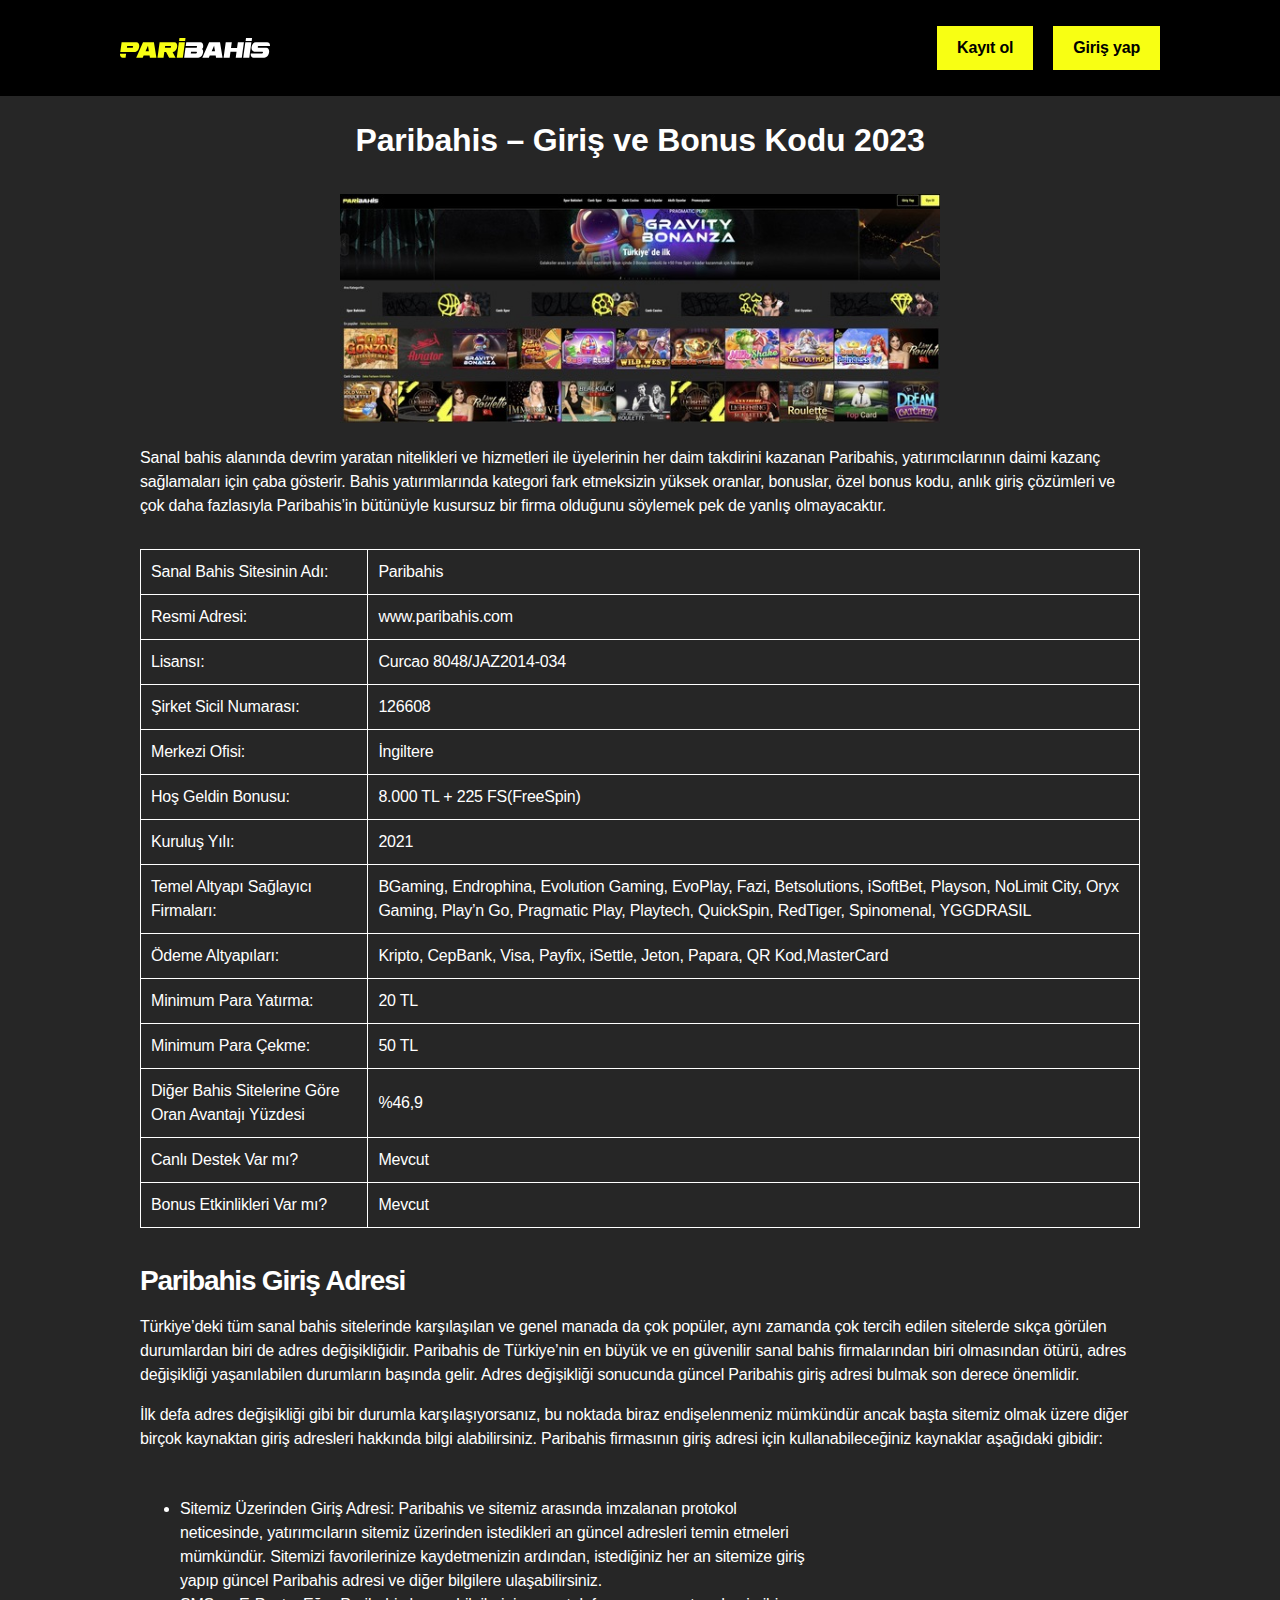
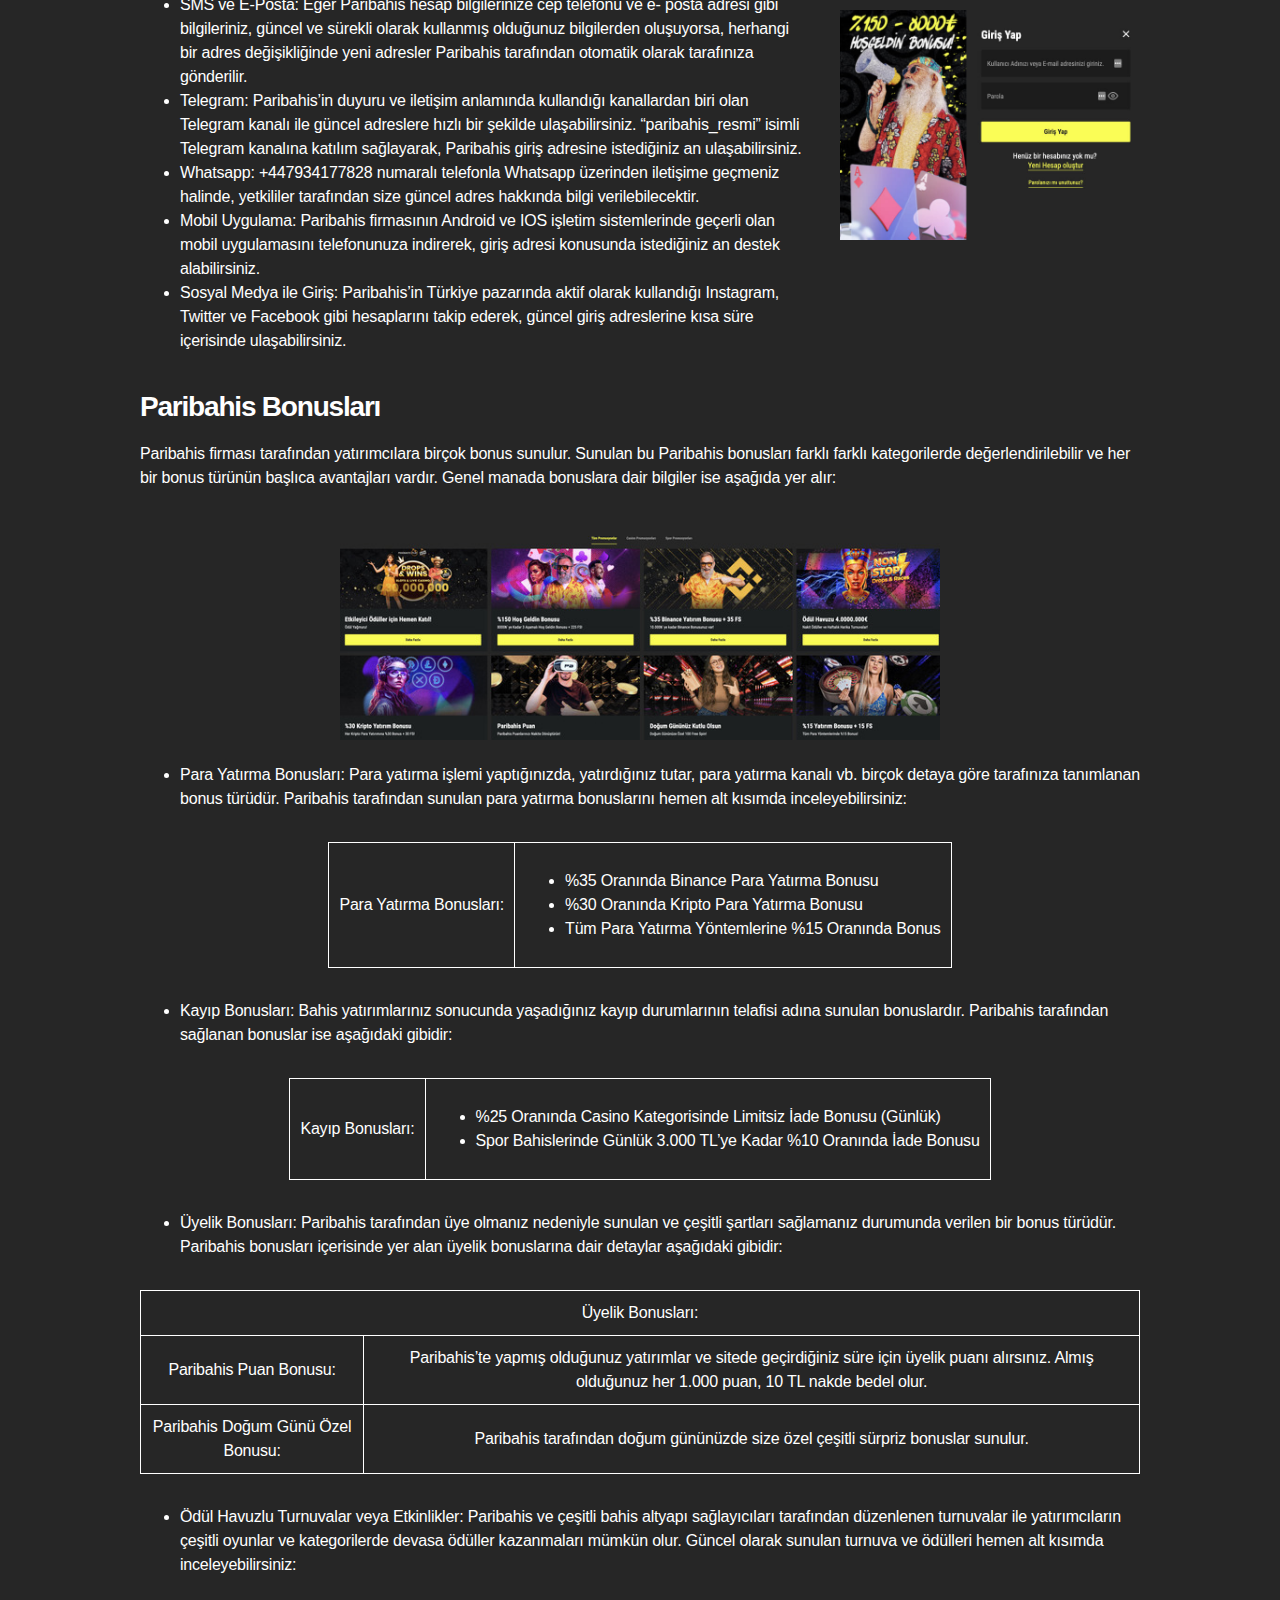
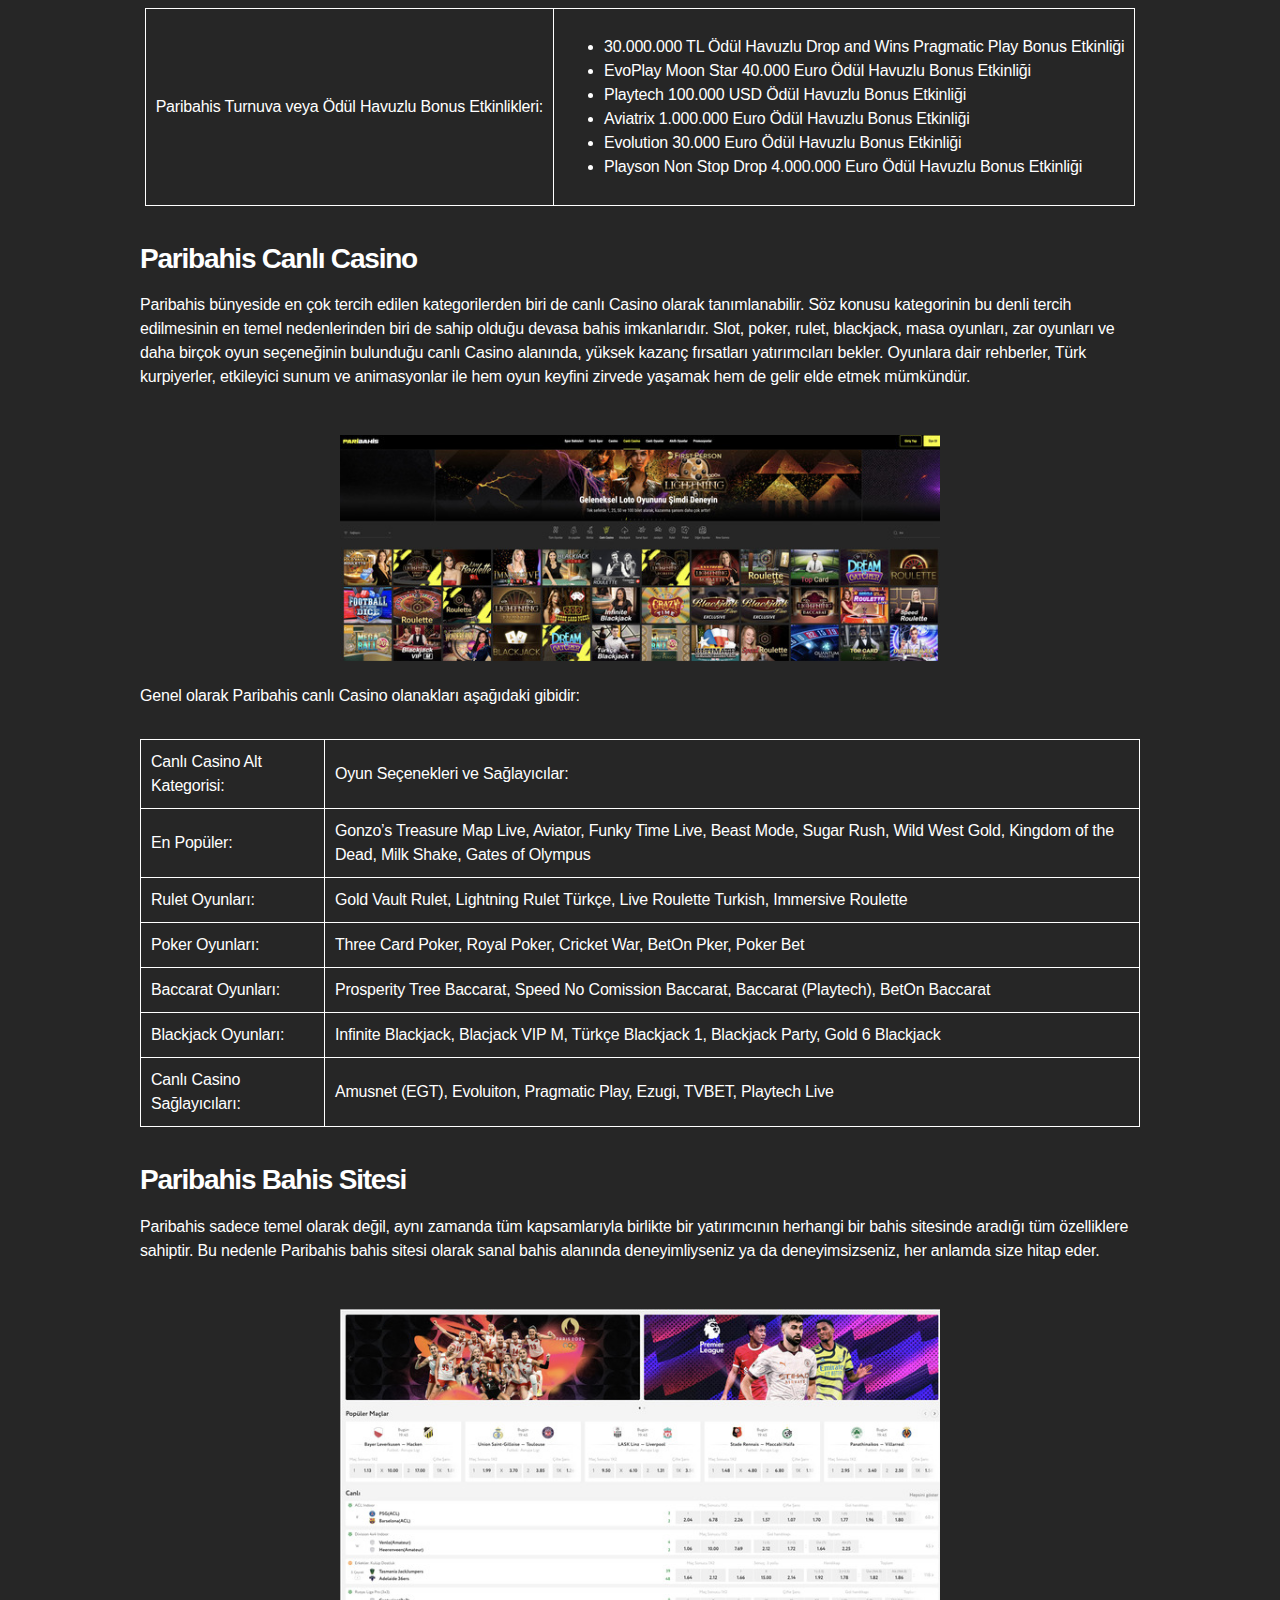
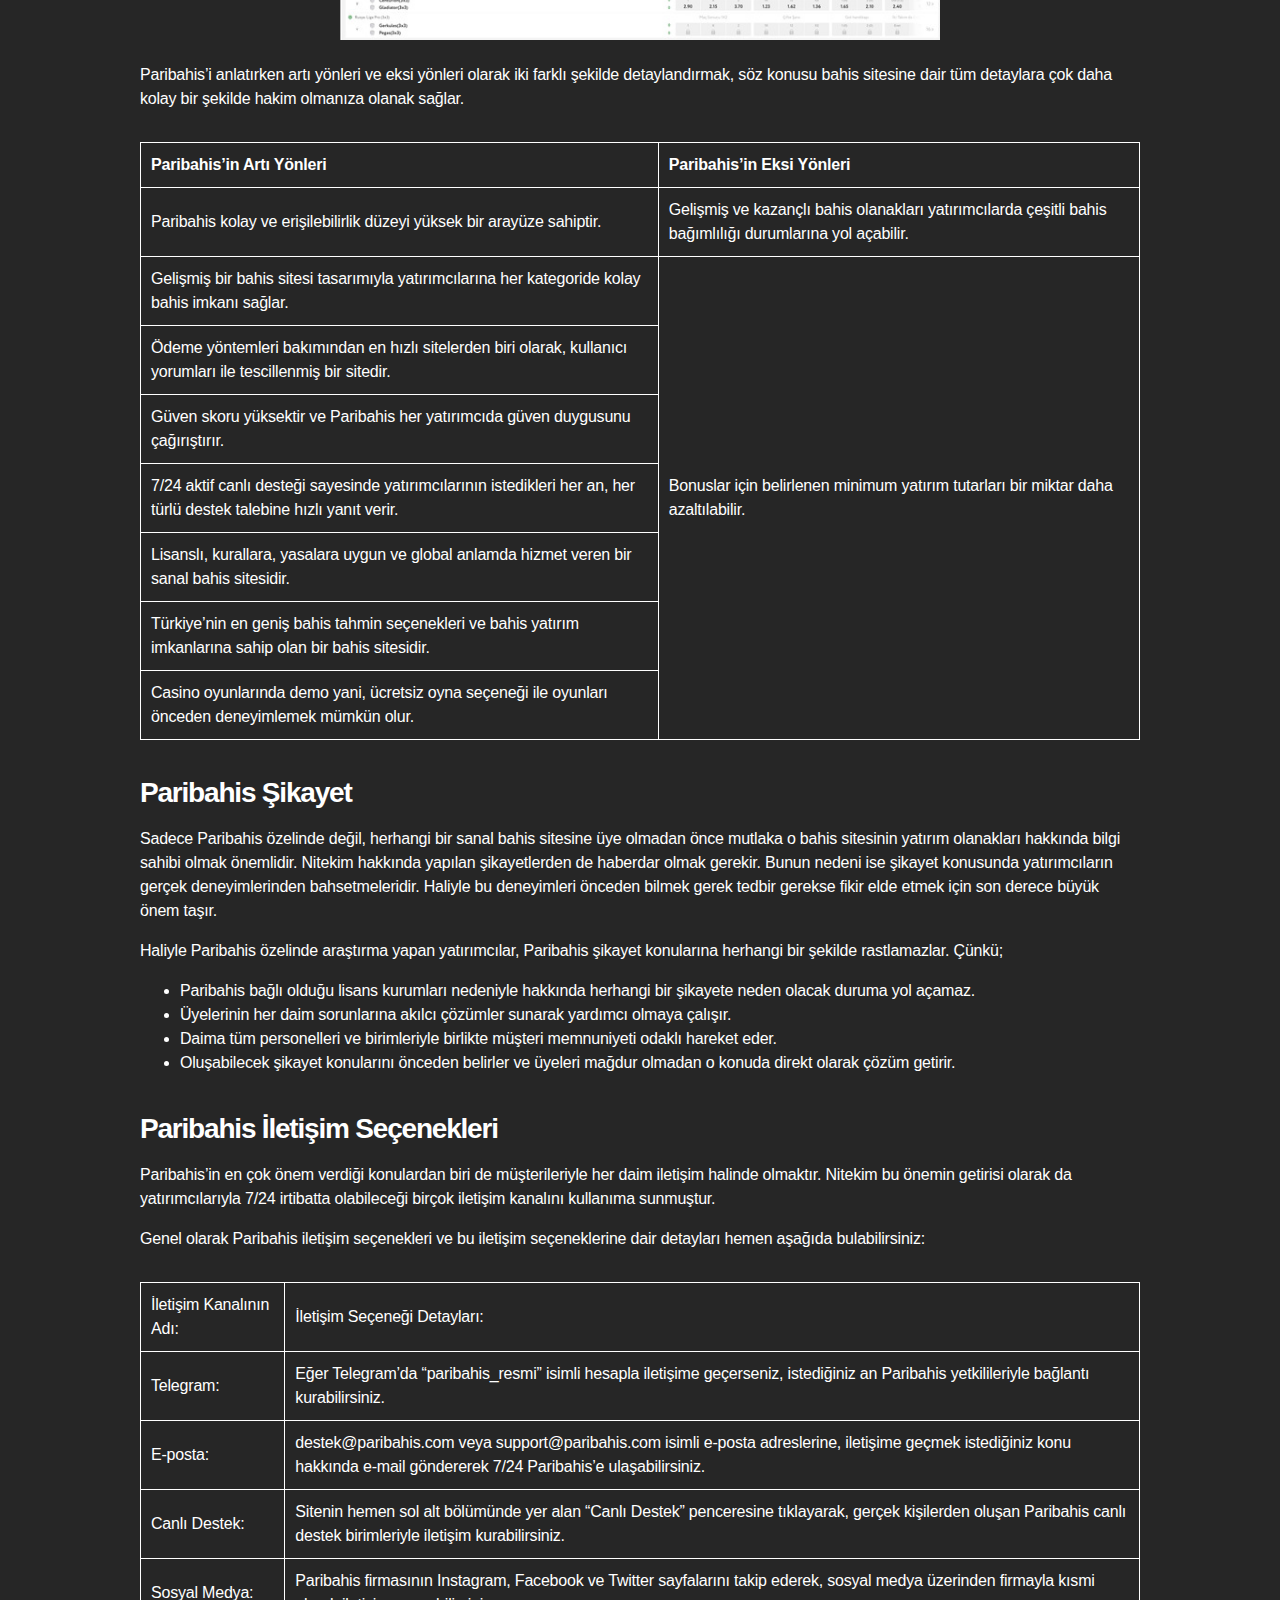
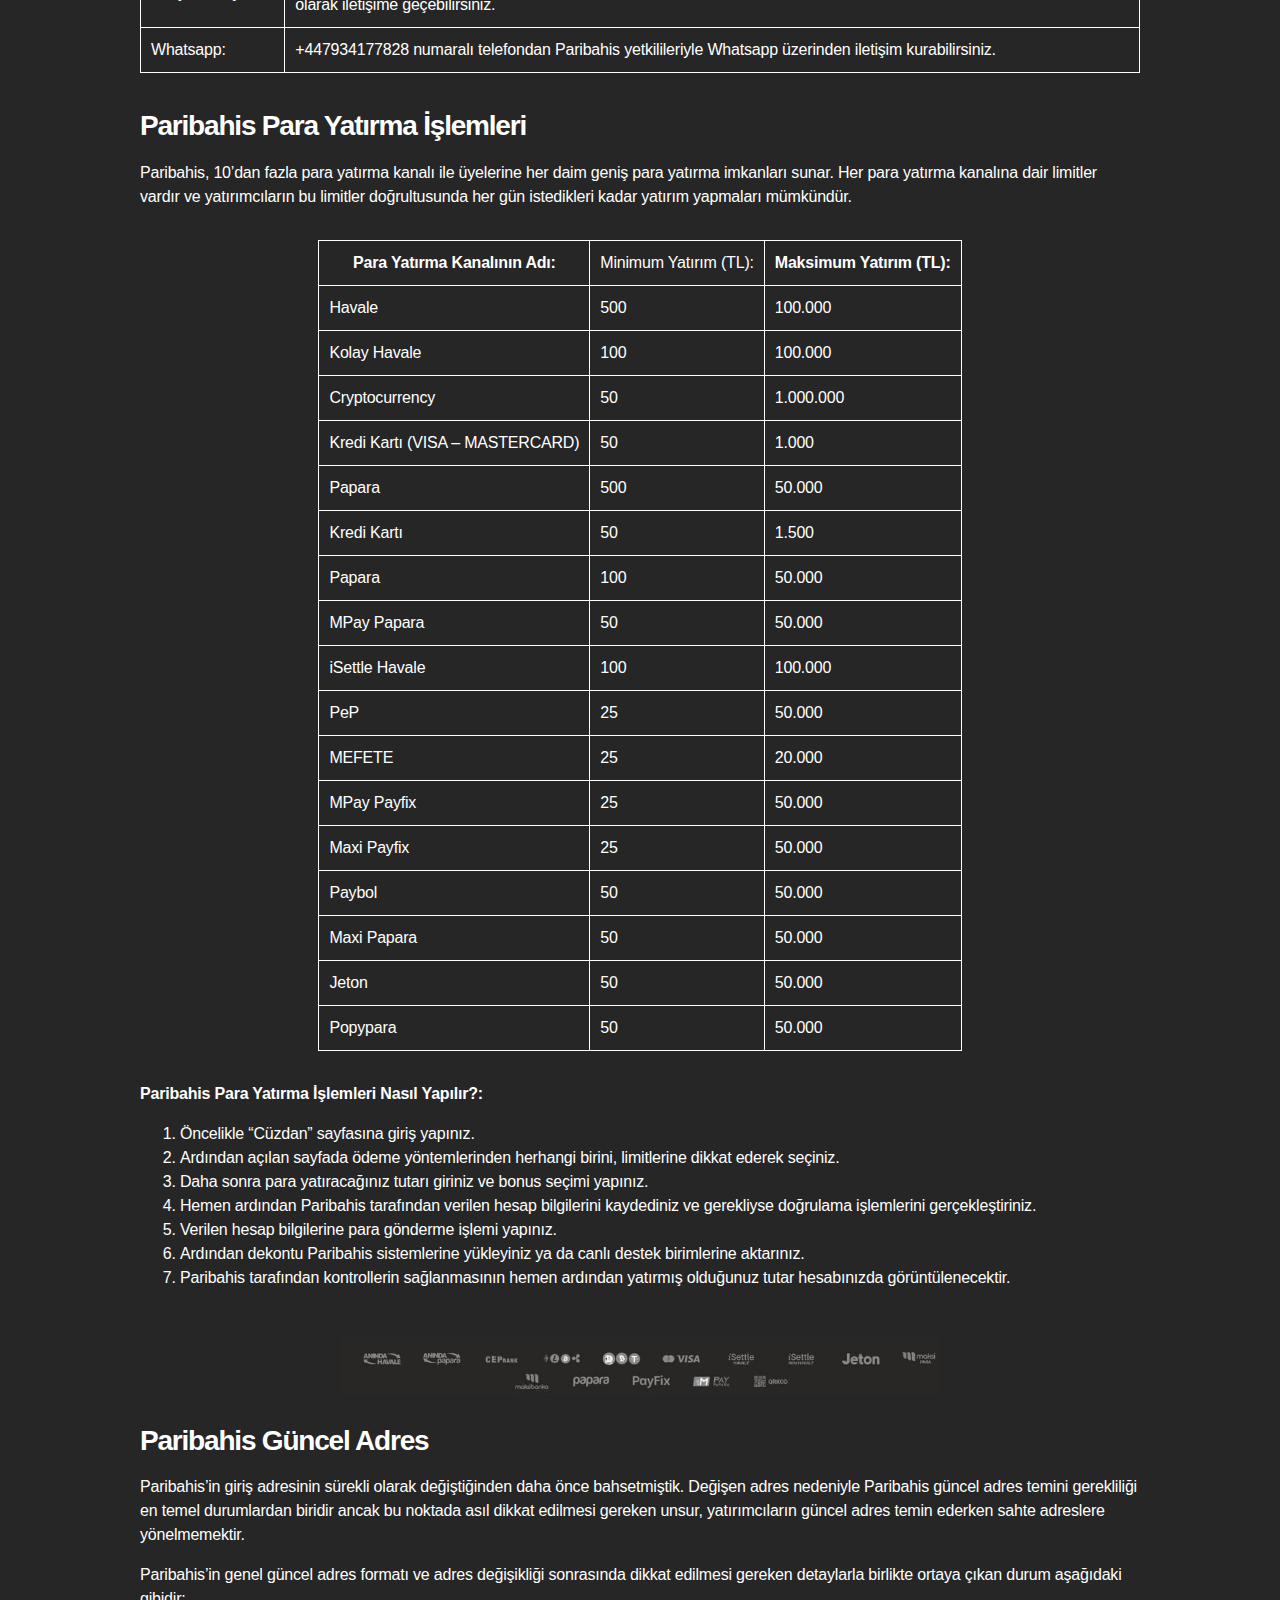
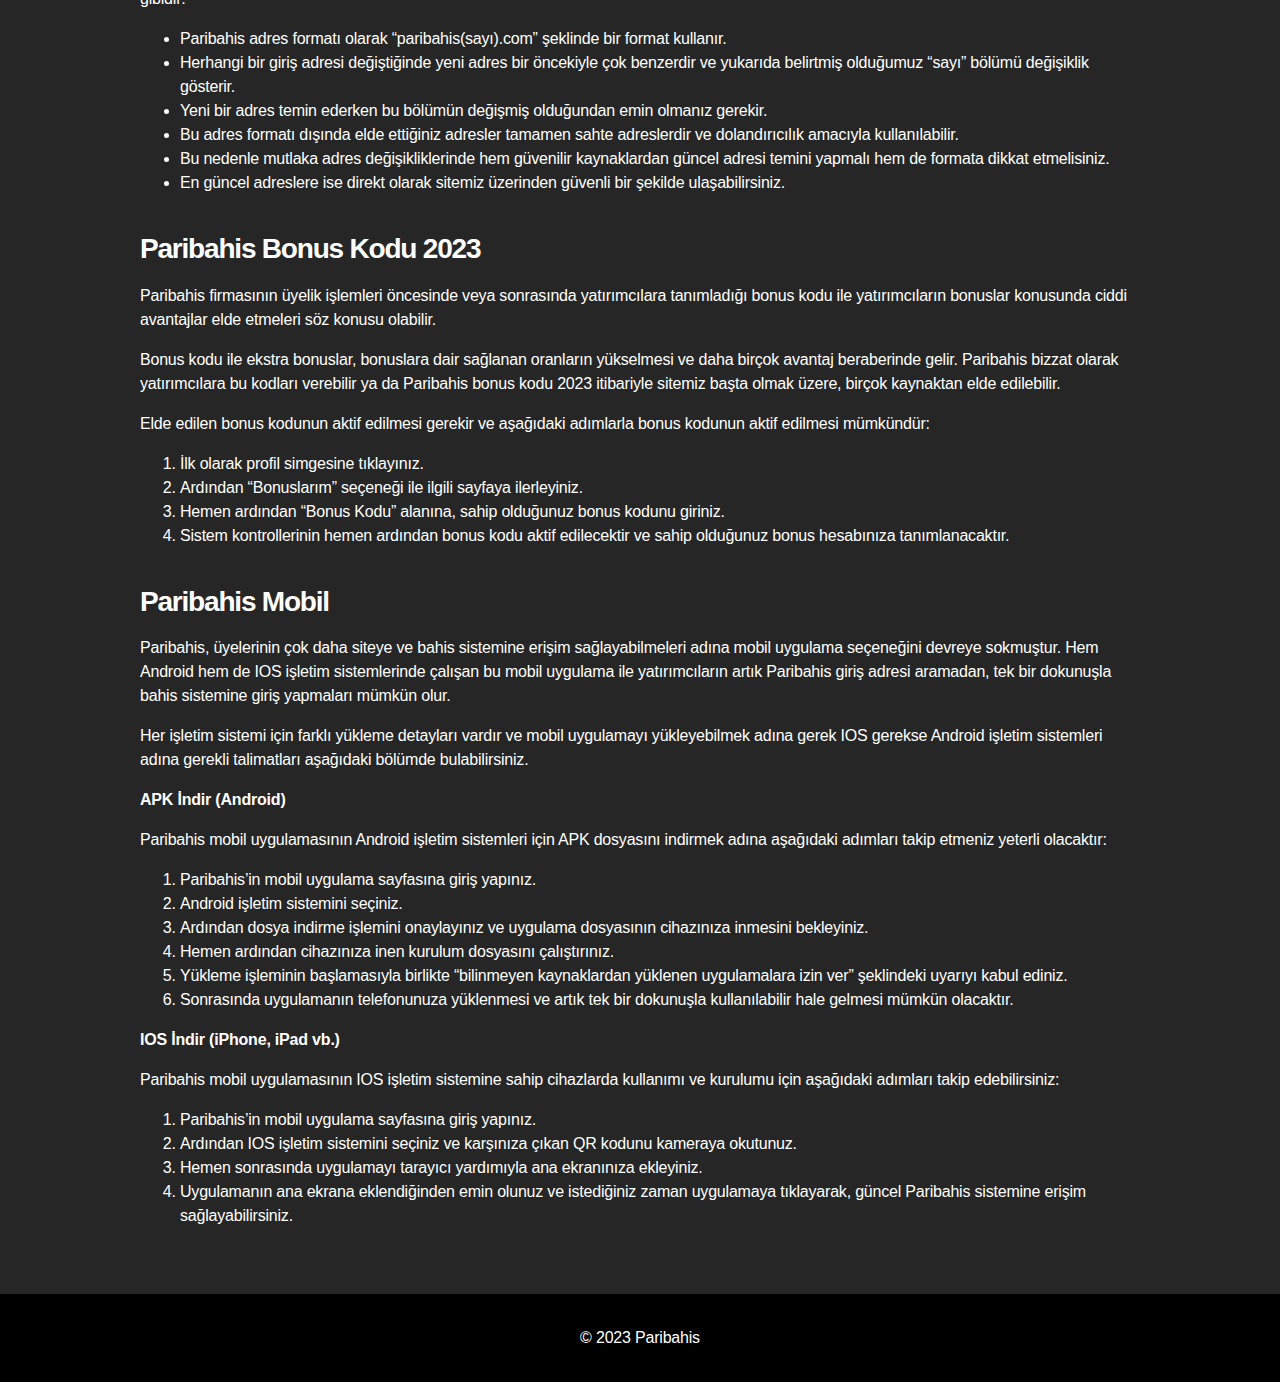
<file: index.html>
<!DOCTYPE html><html lang="tr"><head><meta charset="UTF-8"><meta name="viewport" content="width=device-width, initial-scale=1.0"><title></title><link rel="stylesheet" href="style.71702e26.css"><meta name="robots" content="noarchive"><link rel="canonical" href=""><link rel="amphtml" href=""><meta name="description" content=""></head><body> <header> <div> <div class="logo_container"> <a href="/"> <img src="logo.bb9b5ce8.svg" alt="logo" class="paribahis-logo"> </a> </div> <div class="buttons"> <a href="/">Kayıt ol</a> <a href="/">Giriş yap</a> </div> </div> </header> <main> <section> <h1>Paribahis – Giriş ve Bonus Kodu 2023</h1> <img src="paribahis1.ef4ae167.jpg" alt="paribahis main page" class="center_image"> <p>Sanal bahis alanında devrim yaratan nitelikleri ve hizmetleri ile üyelerinin her daim takdirini kazanan Paribahis, yatırımcılarının daimi kazanç sağlamaları için çaba gösterir. Bahis yatırımlarında kategori fark etmeksizin yüksek oranlar, bonuslar, özel bonus kodu, anlık giriş çözümleri ve çok daha fazlasıyla Paribahis’in bütünüyle kusursuz bir firma olduğunu söylemek pek de yanlış olmayacaktır. </p> <div class="table_container"> <table> <tbody> <tr> <td>Sanal Bahis Sitesinin Adı:</td> <td>Paribahis</td> </tr> <tr> <td>Resmi Adresi:</td> <td>www.paribahis.com</td> </tr> <tr> <td>Lisansı:</td> <td>Curcao 8048/JAZ2014-034</td> </tr> <tr> <td>Şirket Sicil Numarası:</td> <td>126608</td> </tr> <tr> <td>Merkezi Ofisi:</td> <td>İngiltere</td> </tr> <tr> <td>Hoş Geldin Bonusu:</td> <td>8.000 TL + 225 FS(FreeSpin)</td> </tr> <tr> <td>Kuruluş Yılı:</td> <td>2021</td> </tr> <tr> <td>Temel Altyapı Sağlayıcı Firmaları:</td> <td>BGaming, Endrophina, Evolution Gaming, EvoPlay, Fazi, Betsolutions, iSoftBet, Playson, NoLimit City, Oryx Gaming, Play’n Go, Pragmatic Play, Playtech, QuickSpin, RedTiger, Spinomenal, YGGDRASIL </td> </tr> <tr> <td>Ödeme Altyapıları:</td> <td>Kripto, CepBank, Visa, Payfix, iSettle, Jeton, Papara, QR Kod,MasterCard</td> </tr> <tr> <td>Minimum Para Yatırma:</td> <td>20 TL</td> </tr> <tr> <td>Minimum Para Çekme:</td> <td>50 TL</td> </tr> <tr> <td>Diğer Bahis Sitelerine Göre Oran Avantajı Yüzdesi</td> <td>%46,9</td> </tr> <tr> <td>Canlı Destek Var mı?</td> <td>Mevcut</td> </tr> <tr> <td>Bonus Etkinlikleri Var mı?</td> <td>Mevcut</td> </tr> </tbody> </table> </div> </section> <section> <h2>Paribahis Giriş Adresi</h2> <p>Türkiye’deki tüm sanal bahis sitelerinde karşılaşılan ve genel manada da çok popüler, aynı zamanda çok tercih edilen sitelerde sıkça görülen durumlardan biri de adres değişikliğidir. Paribahis de Türkiye’nin en büyük ve en güvenilir sanal bahis firmalarından biri olmasından ötürü, adres değişikliği yaşanılabilen durumların başında gelir. Adres değişikliği sonucunda güncel Paribahis giriş adresi bulmak son derece önemlidir. </p> <p>İlk defa adres değişikliği gibi bir durumla karşılaşıyorsanız, bu noktada biraz endişelenmeniz mümkündür ancak başta sitemiz olmak üzere diğer birçok kaynaktan giriş adresleri hakkında bilgi alabilirsiniz. Paribahis firmasının giriş adresi için kullanabileceğiniz kaynaklar aşağıdaki gibidir: </p> <div class="image_container"> <ul> <li>Sitemiz Üzerinden Giriş Adresi: Paribahis ve sitemiz arasında imzalanan protokol neticesinde, yatırımcıların sitemiz üzerinden istedikleri an güncel adresleri temin etmeleri mümkündür. Sitemizi favorilerinize kaydetmenizin ardından, istediğiniz her an sitemize giriş yapıp güncel Paribahis adresi ve diğer bilgilere ulaşabilirsiniz. </li> <li>SMS ve E-Posta: Eğer Paribahis hesap bilgilerinize cep telefonu ve e- posta adresi gibi bilgileriniz, güncel ve sürekli olarak kullanmış olduğunuz bilgilerden oluşuyorsa, herhangi bir adres değişikliğinde yeni adresler Paribahis tarafından otomatik olarak tarafınıza gönderilir. </li> <li>Telegram: Paribahis’in duyuru ve iletişim anlamında kullandığı kanallardan biri olan Telegram kanalı ile güncel adreslere hızlı bir şekilde ulaşabilirsiniz. “paribahis_resmi” isimli Telegram kanalına katılım sağlayarak, Paribahis giriş adresine istediğiniz an ulaşabilirsiniz. </li> <li>Whatsapp: +447934177828 numaralı telefonla Whatsapp üzerinden iletişime geçmeniz halinde, yetkililer tarafından size güncel adres hakkında bilgi verilebilecektir. </li> <li>Mobil Uygulama: Paribahis firmasının Android ve IOS işletim sistemlerinde geçerli olan mobil uygulamasını telefonunuza indirerek, giriş adresi konusunda istediğiniz an destek alabilirsiniz. </li> <li>Sosyal Medya ile Giriş: Paribahis’in Türkiye pazarında aktif olarak kullandığı Instagram, Twitter ve Facebook gibi hesaplarını takip ederek, güncel giriş adreslerine kısa süre içerisinde ulaşabilirsiniz. </li> </ul> <img src="paribahis-2-giris.dd893be4.jpg" alt="giris" class="giris"> </div> </section> <section> <h2>Paribahis Bonusları</h2> <p>Paribahis firması tarafından yatırımcılara birçok bonus sunulur. Sunulan bu Paribahis bonusları farklı farklı kategorilerde değerlendirilebilir ve her bir bonus türünün başlıca avantajları vardır. Genel manada bonuslara dair bilgiler ise aşağıda yer alır: </p> <img src="paribahis-3-bonuslari.2578889b.jpg" alt="bonusalri" class="center_image"> <ul> <li>Para Yatırma Bonusları: Para yatırma işlemi yaptığınızda, yatırdığınız tutar, para yatırma kanalı vb. birçok detaya göre tarafınıza tanımlanan bonus türüdür. Paribahis tarafından sunulan para yatırma bonuslarını hemen alt kısımda inceleyebilirsiniz: </li> </ul> <div class="table_container"> <table> <tbody> <tr> <td>Para Yatırma Bonusları:</td> <td> <ul> <li>%35 Oranında Binance Para Yatırma Bonusu</li> <li>%30 Oranında Kripto Para Yatırma Bonusu</li> <li>Tüm Para Yatırma Yöntemlerine %15 Oranında Bonus</li> </ul> </td> </tr> </tbody> </table> </div> <ul> <li>Kayıp Bonusları: Bahis yatırımlarınız sonucunda yaşadığınız kayıp durumlarının telafisi adına sunulan bonuslardır. Paribahis tarafından sağlanan bonuslar ise aşağıdaki gibidir:</li> </ul> <div class="table_container"> <table> <tbody> <tr> <td>Kayıp Bonusları:</td> <td> <ul> <li>%25 Oranında Casino Kategorisinde Limitsiz İade Bonusu (Günlük)</li> <li>Spor Bahislerinde Günlük 3.000 TL’ye Kadar %10 Oranında İade Bonusu</li> </ul> </td> </tr> </tbody> </table> </div> <ul> <li>Üyelik Bonusları: Paribahis tarafından üye olmanız nedeniyle sunulan ve çeşitli şartları sağlamanız durumunda verilen bir bonus türüdür. Paribahis bonusları içerisinde yer alan üyelik bonuslarına dair detaylar aşağıdaki gibidir:</li> </ul> <div class="table_container"> <table> <tbody class="center"> <tr> <td colspan="2">Üyelik Bonusları:</td> </tr> <tr> <td>Paribahis Puan Bonusu:</td> <td>Paribahis’te yapmış olduğunuz yatırımlar ve sitede geçirdiğiniz süre için üyelik puanı alırsınız. Almış olduğunuz her 1.000 puan, 10 TL nakde bedel olur.</td> </tr> <tr> <td>Paribahis Doğum Günü Özel Bonusu:</td> <td>Paribahis tarafından doğum gününüzde size özel çeşitli sürpriz bonuslar sunulur.</td> </tr> </tbody> </table> </div> <ul> <li>Ödül Havuzlu Turnuvalar veya Etkinlikler: Paribahis ve çeşitli bahis altyapı sağlayıcıları tarafından düzenlenen turnuvalar ile yatırımcıların çeşitli oyunlar ve kategorilerde devasa ödüller kazanmaları mümkün olur. Güncel olarak sunulan turnuva ve ödülleri hemen alt kısımda inceleyebilirsiniz:</li> </ul> <div class="table_container"> <table> <tbody> <tr> <td>Paribahis Turnuva veya Ödül Havuzlu Bonus Etkinlikleri:</td> <td> <ul> <li>30.000.000 TL Ödül Havuzlu Drop and Wins Pragmatic Play Bonus Etkinliği</li> <li>EvoPlay Moon Star 40.000 Euro Ödül Havuzlu Bonus Etkinliği</li> <li>Playtech 100.000 USD Ödül Havuzlu Bonus Etkinliği</li> <li>Aviatrix 1.000.000 Euro Ödül Havuzlu Bonus Etkinliği</li> <li>Evolution 30.000 Euro Ödül Havuzlu Bonus Etkinliği</li> <li>Playson Non Stop Drop 4.000.000 Euro Ödül Havuzlu Bonus Etkinliği</li> </ul> </td> </tr> </tbody> </table> </div> </section> <section> <h2>Paribahis Canlı Casino</h2> <p>Paribahis bünyeside en çok tercih edilen kategorilerden biri de canlı Casino olarak tanımlanabilir. Söz konusu kategorinin bu denli tercih edilmesinin en temel nedenlerinden biri de sahip olduğu devasa bahis imkanlarıdır. Slot, poker, rulet, blackjack, masa oyunları, zar oyunları ve daha birçok oyun seçeneğinin bulunduğu canlı Casino alanında, yüksek kazanç fırsatları yatırımcıları bekler. Oyunlara dair rehberler, Türk kurpiyerler, etkileyici sunum ve animasyonlar ile hem oyun keyfini zirvede yaşamak hem de gelir elde etmek mümkündür. </p> <img src="paribahis-4-canli-casino.5f30dc7f.jpg" alt="canli casino" class="center_image"> <p>Genel olarak Paribahis canlı Casino olanakları aşağıdaki gibidir:</p> <div class="table_container"> <table> <tbody> <tr> <td>Canlı Casino Alt Kategorisi:</td> <td>Oyun Seçenekleri ve Sağlayıcılar:</td> </tr> <tr> <td>En Popüler:</td> <td>Gonzo’s Treasure Map Live, Aviator, Funky Time Live, Beast Mode, Sugar Rush, Wild West Gold, Kingdom of the Dead, Milk Shake, Gates of Olympus</td> </tr> <tr> <td>Rulet Oyunları:</td> <td>Gold Vault Rulet, Lightning Rulet Türkçe, Live Roulette Turkish, Immersive Roulette</td> </tr> <tr> <td>Poker Oyunları:</td> <td>Three Card Poker, Royal Poker, Cricket War, BetOn Pker, Poker Bet</td> </tr> <tr> <td>Baccarat Oyunları:</td> <td>Prosperity Tree Baccarat, Speed No Comission Baccarat, Baccarat (Playtech), BetOn Baccarat</td> </tr> <tr> <td>Blackjack Oyunları:</td> <td>Infinite Blackjack, Blacjack VIP M, Türkçe Blackjack 1, Blackjack Party, Gold 6 Blackjack</td> </tr> <tr> <td>Canlı Casino Sağlayıcıları:</td> <td>Amusnet (EGT), Evoluiton, Pragmatic Play, Ezugi, TVBET, Playtech Live</td> </tr> </tbody> </table> </div> </section> <section> <h2>Paribahis Bahis Sitesi</h2> <p>Paribahis sadece temel olarak değil, aynı zamanda tüm kapsamlarıyla birlikte bir yatırımcının herhangi bir bahis sitesinde aradığı tüm özelliklere sahiptir. Bu nedenle Paribahis bahis sitesi olarak sanal bahis alanında deneyimliyseniz ya da deneyimsizseniz, her anlamda size hitap eder. </p> <img src="paribahis-5-bahis-sitesi.7d8d2abe.jpg" alt="bahis sitesi" class="center_image"> <p>Paribahis’i anlatırken artı yönleri ve eksi yönleri olarak iki farklı şekilde detaylandırmak, söz konusu bahis sitesine dair tüm detaylara çok daha kolay bir şekilde hakim olmanıza olanak sağlar. </p> <div class="table_container"> <table> <tbody> <tr> <td><strong>Paribahis’in Artı Yönleri</strong></td> <td><strong>Paribahis’in Eksi Yönleri</strong></td> </tr> <tr> <td>Paribahis kolay ve erişilebilirlik düzeyi yüksek bir arayüze sahiptir.</td> <td>Gelişmiş ve kazançlı bahis olanakları yatırımcılarda çeşitli bahis bağımlılığı durumlarına yol açabilir.</td> </tr> <tr> <td>Gelişmiş bir bahis sitesi tasarımıyla yatırımcılarına her kategoride kolay bahis imkanı sağlar.</td> <td rowspan="7">Bonuslar için belirlenen minimum yatırım tutarları bir miktar daha azaltılabilir.</td> </tr> <tr> <td>Ödeme yöntemleri bakımından en hızlı sitelerden biri olarak, kullanıcı yorumları ile tescillenmiş bir sitedir.</td> </tr> <tr> <td>Güven skoru yüksektir ve Paribahis her yatırımcıda güven duygusunu çağırıştırır.</td> </tr> <tr> <td>7/24 aktif canlı desteği sayesinde yatırımcılarının istedikleri her an, her türlü destek talebine hızlı yanıt verir.</td> </tr> <tr> <td>Lisanslı, kurallara, yasalara uygun ve global anlamda hizmet veren bir sanal bahis sitesidir.</td> </tr> <tr> <td>Türkiye’nin en geniş bahis tahmin seçenekleri ve bahis yatırım imkanlarına sahip olan bir bahis sitesidir.</td> </tr> <tr> <td>Casino oyunlarında demo yani, ücretsiz oyna seçeneği ile oyunları önceden deneyimlemek mümkün olur.</td> </tr> </tbody> </table> </div> </section> <section> <h2>Paribahis Şikayet</h2> <p>Sadece Paribahis özelinde değil, herhangi bir sanal bahis sitesine üye olmadan önce mutlaka o bahis sitesinin yatırım olanakları hakkında bilgi sahibi olmak önemlidir. Nitekim hakkında yapılan şikayetlerden de haberdar olmak gerekir. Bunun nedeni ise şikayet konusunda yatırımcıların gerçek deneyimlerinden bahsetmeleridir. Haliyle bu deneyimleri önceden bilmek gerek tedbir gerekse fikir elde etmek için son derece büyük önem taşır. </p> <p>Haliyle Paribahis özelinde araştırma yapan yatırımcılar, Paribahis şikayet konularına herhangi bir şekilde rastlamazlar. Çünkü; </p> <ul> <li>Paribahis bağlı olduğu lisans kurumları nedeniyle hakkında herhangi bir şikayete neden olacak duruma yol açamaz.</li> <li>Üyelerinin her daim sorunlarına akılcı çözümler sunarak yardımcı olmaya çalışır.</li> <li>Daima tüm personelleri ve birimleriyle birlikte müşteri memnuniyeti odaklı hareket eder.</li> <li>Oluşabilecek şikayet konularını önceden belirler ve üyeleri mağdur olmadan o konuda direkt olarak çözüm getirir.</li> </ul> </section> <section> <h2>Paribahis İletişim Seçenekleri</h2> <p>Paribahis’in en çok önem verdiği konulardan biri de müşterileriyle her daim iletişim halinde olmaktır. Nitekim bu önemin getirisi olarak da yatırımcılarıyla 7/24 irtibatta olabileceği birçok iletişim kanalını kullanıma sunmuştur. </p> <p>Genel olarak Paribahis iletişim seçenekleri ve bu iletişim seçeneklerine dair detayları hemen aşağıda bulabilirsiniz: </p> <div class="table_container"> <table> <tbody> <tr> <td>İletişim Kanalının Adı:</td> <td>İletişim Seçeneği Detayları:</td> </tr> <tr> <td>Telegram:</td> <td>Eğer Telegram’da “paribahis_resmi” isimli hesapla iletişime geçerseniz, istediğiniz an Paribahis yetkilileriyle bağlantı kurabilirsiniz.</td> </tr> <tr> <td>E-posta:</td> <td>destek@paribahis.com veya support@paribahis.com isimli e-posta adreslerine, iletişime geçmek istediğiniz konu hakkında e-mail göndererek 7/24 Paribahis’e ulaşabilirsiniz.</td> </tr> <tr> <td>Canlı Destek:</td> <td>Sitenin hemen sol alt bölümünde yer alan “Canlı Destek” penceresine tıklayarak, gerçek kişilerden oluşan Paribahis canlı destek birimleriyle iletişim kurabilirsiniz.</td> </tr> <tr> <td>Sosyal Medya:</td> <td>Paribahis firmasının Instagram, Facebook ve Twitter sayfalarını takip ederek, sosyal medya üzerinden firmayla kısmi olarak iletişime geçebilirsiniz.</td> </tr> <tr> <td>Whatsapp:</td> <td>+447934177828 numaralı telefondan Paribahis yetkilileriyle Whatsapp üzerinden iletişim kurabilirsiniz.</td> </tr> </tbody> </table> </div> </section> <section> <h2>Paribahis Para Yatırma İşlemleri</h2> <p>Paribahis, 10’dan fazla para yatırma kanalı ile üyelerine her daim geniş para yatırma imkanları sunar. Her para yatırma kanalına dair limitler vardır ve yatırımcıların bu limitler doğrultusunda her gün istedikleri kadar yatırım yapmaları mümkündür. </p> <div class="table_container"> <table> <tbody> <tr class="center"> <td><strong>Para Yatırma Kanalının Adı:</strong></td> <td>Minimum Yatırım (TL):</td> <td><strong>Maksimum Yatırım (TL):</strong></td> </tr> <tr> <td>Havale</td> <td>500</td> <td>100.000</td> </tr> <tr> <td>Kolay Havale</td> <td>100</td> <td>100.000</td> </tr> <tr> <td>Cryptocurrency</td> <td>50</td> <td>1.000.000</td> </tr> <tr> <td>Kredi Kartı (VISA – MASTERCARD)</td> <td>50</td> <td>1.000</td> </tr> <tr> <td>Papara</td> <td>500</td> <td>50.000</td> </tr> <tr> <td>Kredi Kartı</td> <td>50</td> <td>1.500</td> </tr> <tr> <td>Papara</td> <td>100</td> <td>50.000</td> </tr> <tr> <td>MPay Papara</td> <td>50</td> <td>50.000</td> </tr> <tr> <td>iSettle Havale</td> <td>100</td> <td>100.000</td> </tr> <tr> <td>PeP</td> <td>25</td> <td>50.000</td> </tr> <tr> <td>MEFETE</td> <td>25</td> <td>20.000</td> </tr> <tr> <td>MPay Payfix</td> <td>25</td> <td>50.000</td> </tr> <tr> <td>Maxi Payfix</td> <td>25</td> <td>50.000</td> </tr> <tr> <td>Paybol</td> <td>50</td> <td>50.000</td> </tr> <tr> <td>Maxi Papara</td> <td>50</td> <td>50.000</td> </tr> <tr> <td>Jeton</td> <td>50</td> <td>50.000</td> </tr> <tr> <td>Popypara</td> <td>50</td> <td>50.000</td> </tr> </tbody> </table> </div> <p><strong>Paribahis Para Yatırma İşlemleri Nasıl Yapılır?:</strong></p> <ol> <li>Öncelikle “Cüzdan” sayfasına giriş yapınız.</li> <li>Ardından açılan sayfada ödeme yöntemlerinden herhangi birini, limitlerine dikkat ederek seçiniz.</li> <li>Daha sonra para yatıracağınız tutarı giriniz ve bonus seçimi yapınız.</li> <li>Hemen ardından Paribahis tarafından verilen hesap bilgilerini kaydediniz ve gerekliyse doğrulama işlemlerini gerçekleştiriniz.</li> <li>Verilen hesap bilgilerine para gönderme işlemi yapınız.</li> <li>Ardından dekontu Paribahis sistemlerine yükleyiniz ya da canlı destek birimlerine aktarınız.</li> <li>Paribahis tarafından kontrollerin sağlanmasının hemen ardından yatırmış olduğunuz tutar hesabınızda görüntülenecektir.</li> </ol> <img src="paribahis-6-para-yatirma.e937e28c.jpg" alt="para yatirma" class="center_image"> </section> <section> <h2>Paribahis Güncel Adres</h2> <p>Paribahis’in giriş adresinin sürekli olarak değiştiğinden daha önce bahsetmiştik. Değişen adres nedeniyle Paribahis güncel adres temini gerekliliği en temel durumlardan biridir ancak bu noktada asıl dikkat edilmesi gereken unsur, yatırımcıların güncel adres temin ederken sahte adreslere yönelmemektir. </p> <p>Paribahis’in genel güncel adres formatı ve adres değişikliği sonrasında dikkat edilmesi gereken detaylarla birlikte ortaya çıkan durum aşağıdaki gibidir: </p> <ul> <li>Paribahis adres formatı olarak “paribahis(sayı).com” şeklinde bir format kullanır.</li> <li>Herhangi bir giriş adresi değiştiğinde yeni adres bir öncekiyle çok benzerdir ve yukarıda belirtmiş olduğumuz “sayı” bölümü değişiklik gösterir.</li> <li>Yeni bir adres temin ederken bu bölümün değişmiş olduğundan emin olmanız gerekir.</li> <li>Bu adres formatı dışında elde ettiğiniz adresler tamamen sahte adreslerdir ve dolandırıcılık amacıyla kullanılabilir.</li> <li>Bu nedenle mutlaka adres değişikliklerinde hem güvenilir kaynaklardan güncel adresi temini yapmalı hem de formata dikkat etmelisiniz.</li> <li>En güncel adreslere ise direkt olarak sitemiz üzerinden güvenli bir şekilde ulaşabilirsiniz.</li> </ul> </section> <section> <h2>Paribahis Bonus Kodu 2023</h2> <p>Paribahis firmasının üyelik işlemleri öncesinde veya sonrasında yatırımcılara tanımladığı bonus kodu ile yatırımcıların bonuslar konusunda ciddi avantajlar elde etmeleri söz konusu olabilir. </p> <p>Bonus kodu ile ekstra bonuslar, bonuslara dair sağlanan oranların yükselmesi ve daha birçok avantaj beraberinde gelir. Paribahis bizzat olarak yatırımcılara bu kodları verebilir ya da Paribahis bonus kodu 2023 itibariyle sitemiz başta olmak üzere, birçok kaynaktan elde edilebilir. </p> <p>Elde edilen bonus kodunun aktif edilmesi gerekir ve aşağıdaki adımlarla bonus kodunun aktif edilmesi mümkündür: </p> <ol> <li>İlk olarak profil simgesine tıklayınız.</li> <li>Ardından “Bonuslarım” seçeneği ile ilgili sayfaya ilerleyiniz.</li> <li>Hemen ardından “Bonus Kodu” alanına, sahip olduğunuz bonus kodunu giriniz.</li> <li>Sistem kontrollerinin hemen ardından bonus kodu aktif edilecektir ve sahip olduğunuz bonus hesabınıza tanımlanacaktır.</li> </ol> </section> <section> <h2>Paribahis Mobil</h2> <p>Paribahis, üyelerinin çok daha siteye ve bahis sistemine erişim sağlayabilmeleri adına mobil uygulama seçeneğini devreye sokmuştur. Hem Android hem de IOS işletim sistemlerinde çalışan bu mobil uygulama ile yatırımcıların artık Paribahis giriş adresi aramadan, tek bir dokunuşla bahis sistemine giriş yapmaları mümkün olur. </p> <p>Her işletim sistemi için farklı yükleme detayları vardır ve mobil uygulamayı yükleyebilmek adına gerek IOS gerekse Android işletim sistemleri adına gerekli talimatları aşağıdaki bölümde bulabilirsiniz. </p> <p><strong>APK İndir (Android)</strong></p> <p>Paribahis mobil uygulamasının Android işletim sistemleri için APK dosyasını indirmek adına aşağıdaki adımları takip etmeniz yeterli olacaktır:</p> <ol> <li>Paribahis’in mobil uygulama sayfasına giriş yapınız.</li> <li>Android işletim sistemini seçiniz.</li> <li>Ardından dosya indirme işlemini onaylayınız ve uygulama dosyasının cihazınıza inmesini bekleyiniz.</li> <li>Hemen ardından cihazınıza inen kurulum dosyasını çalıştırınız.</li> <li>Yükleme işleminin başlamasıyla birlikte “bilinmeyen kaynaklardan yüklenen uygulamalara izin ver” şeklindeki uyarıyı kabul ediniz.</li> <li>Sonrasında uygulamanın telefonunuza yüklenmesi ve artık tek bir dokunuşla kullanılabilir hale gelmesi mümkün olacaktır.</li> </ol> <p><strong>IOS İndir (iPhone, iPad vb.)</strong></p> <p>Paribahis mobil uygulamasının IOS işletim sistemine sahip cihazlarda kullanımı ve kurulumu için aşağıdaki adımları takip edebilirsiniz: </p> <ol> <li>Paribahis’in mobil uygulama sayfasına giriş yapınız.</li> <li>Ardından IOS işletim sistemini seçiniz ve karşınıza çıkan QR kodunu kameraya okutunuz.</li> <li>Hemen sonrasında uygulamayı tarayıcı yardımıyla ana ekranınıza ekleyiniz.</li> <li>Uygulamanın ana ekrana eklendiğinden emin olunuz ve istediğiniz zaman uygulamaya tıklayarak, güncel Paribahis sistemine erişim sağlayabilirsiniz.</li> </ol> </section> </main> <footer> <div> <span>© 2023 Paribahis</span> </div> </footer> </body></html>
</file>
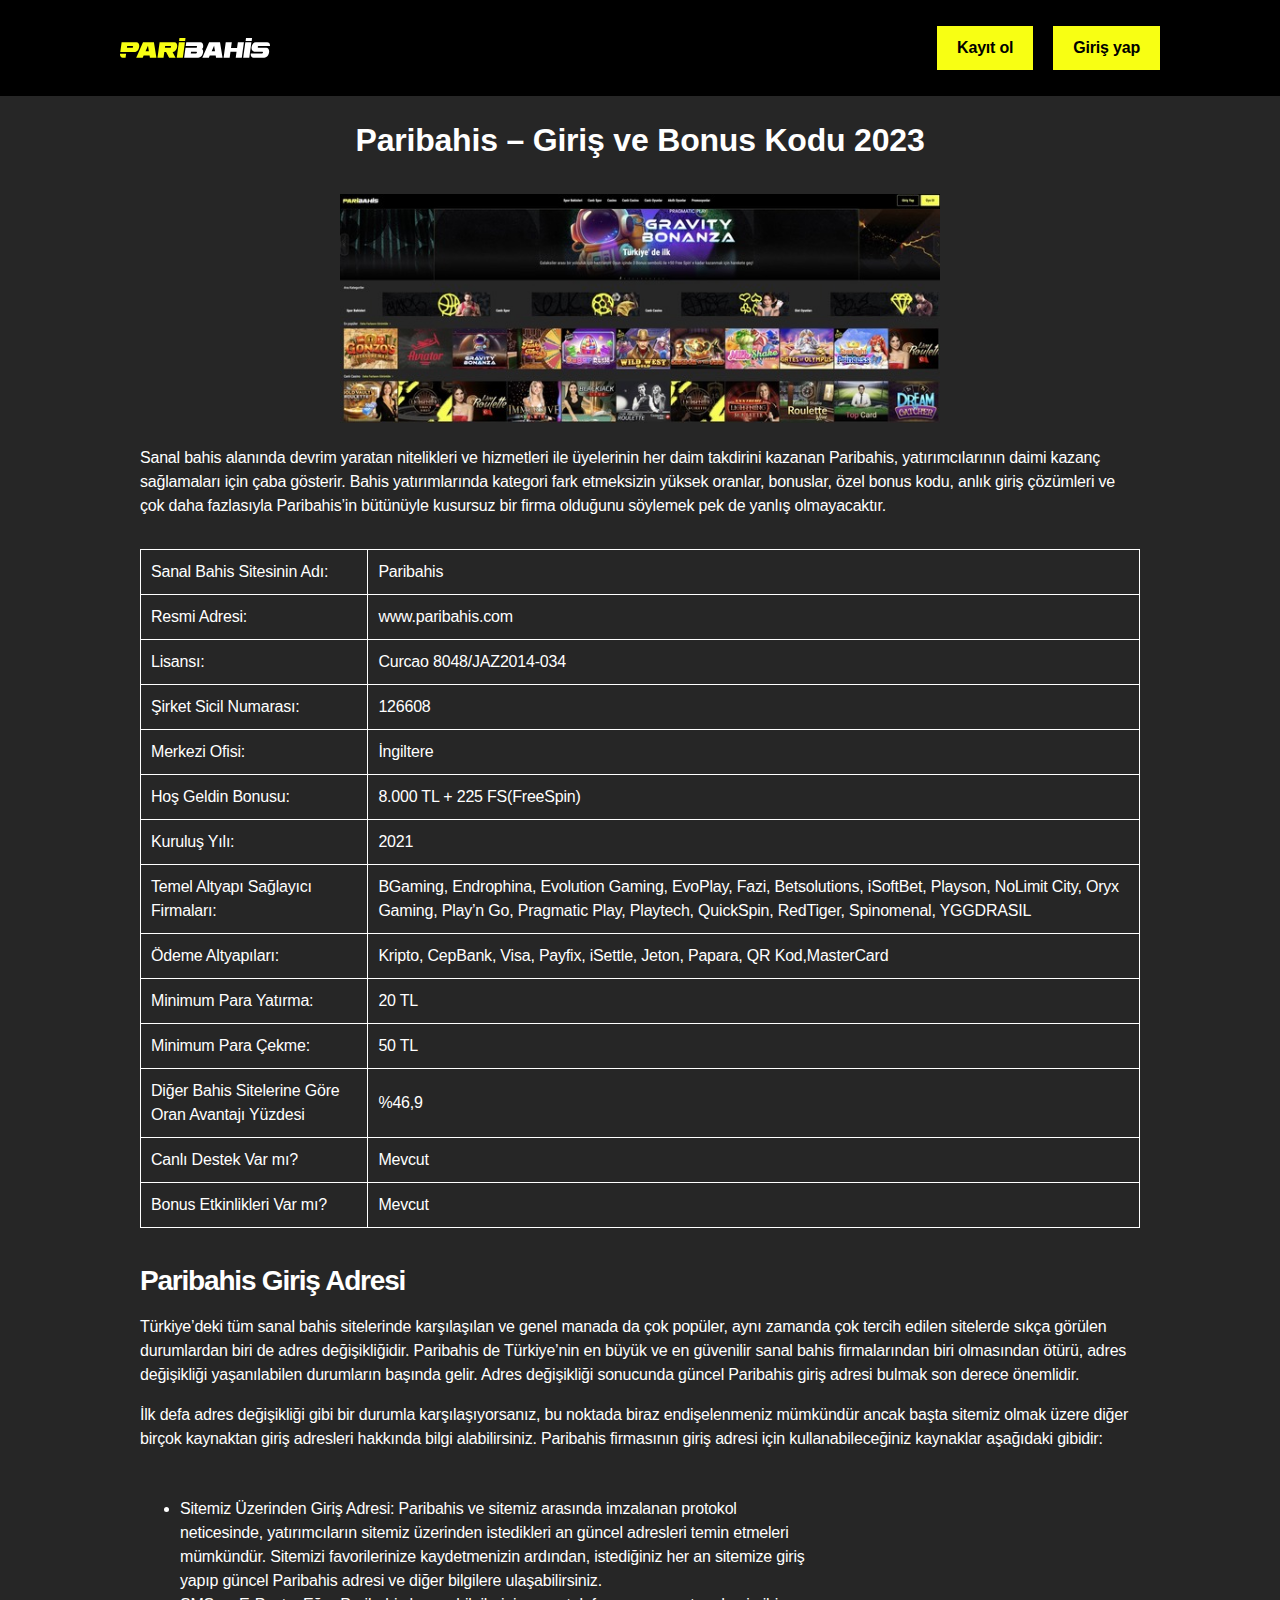
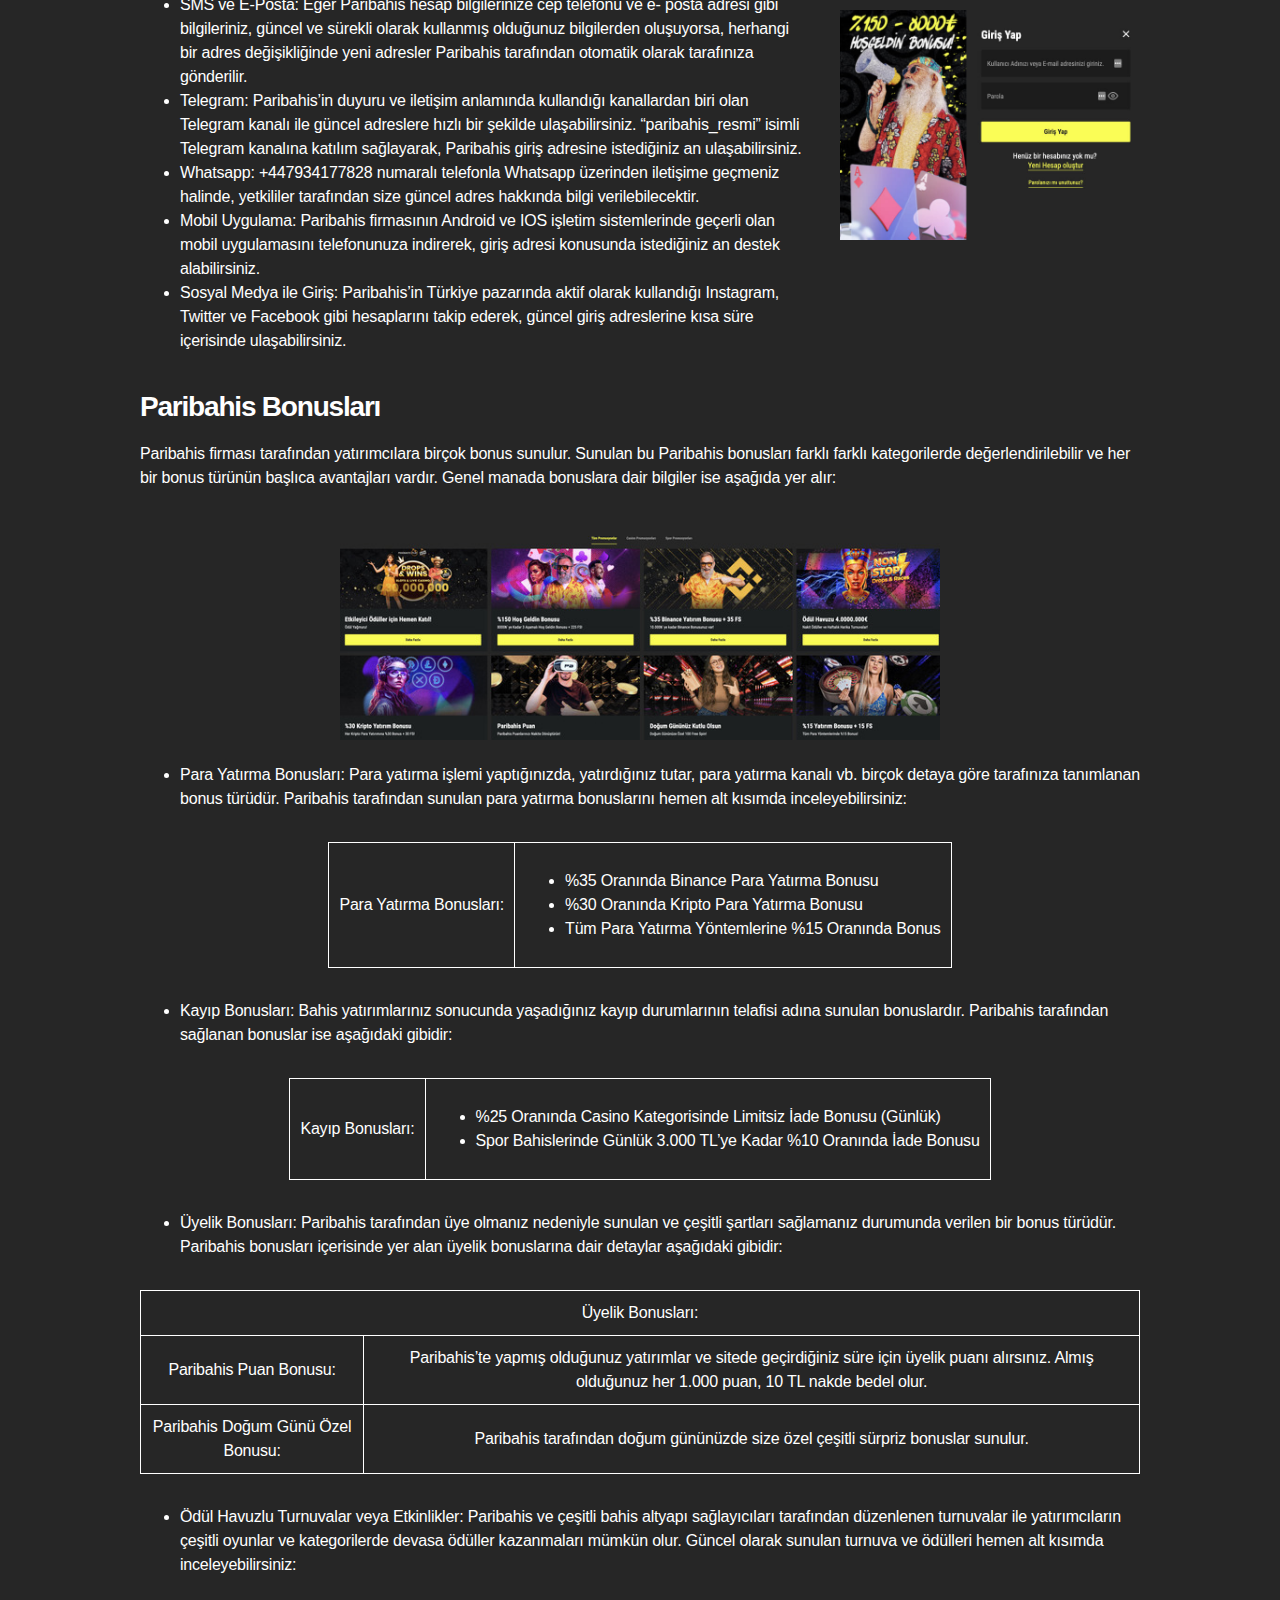
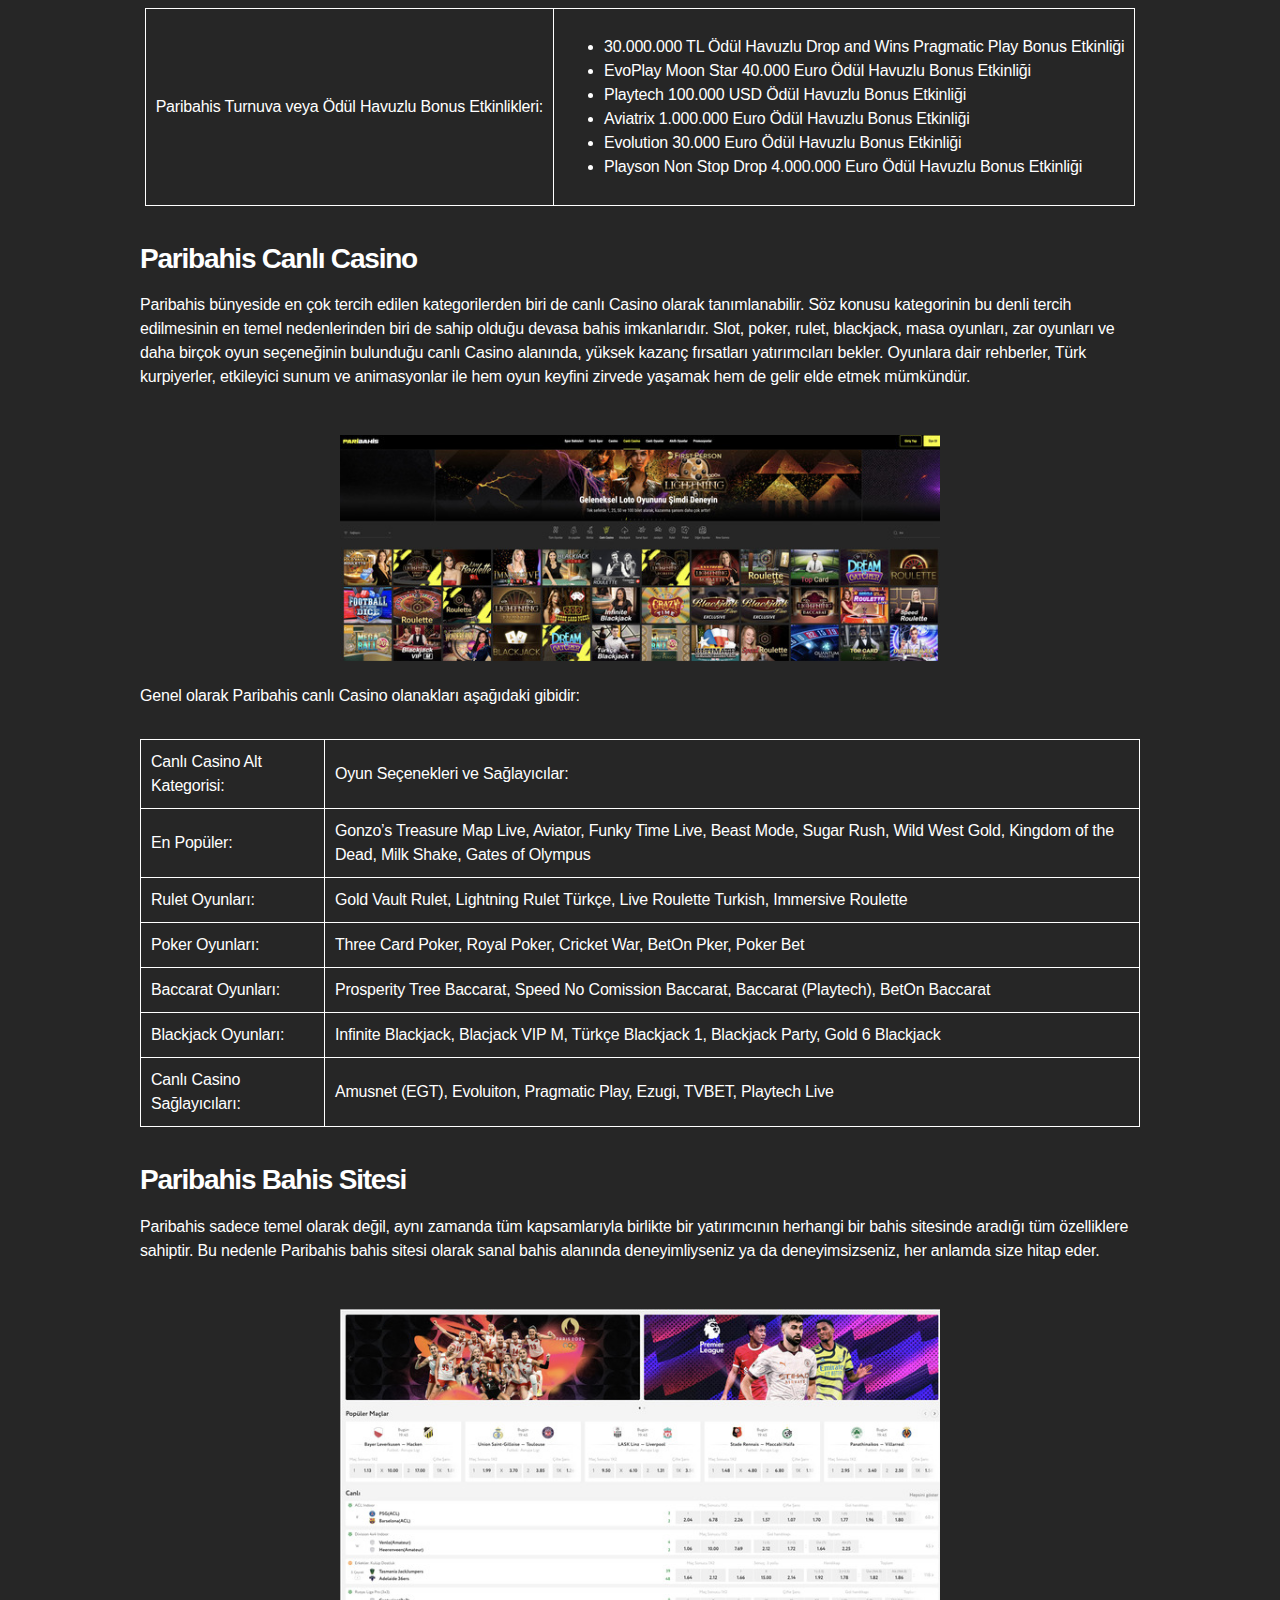
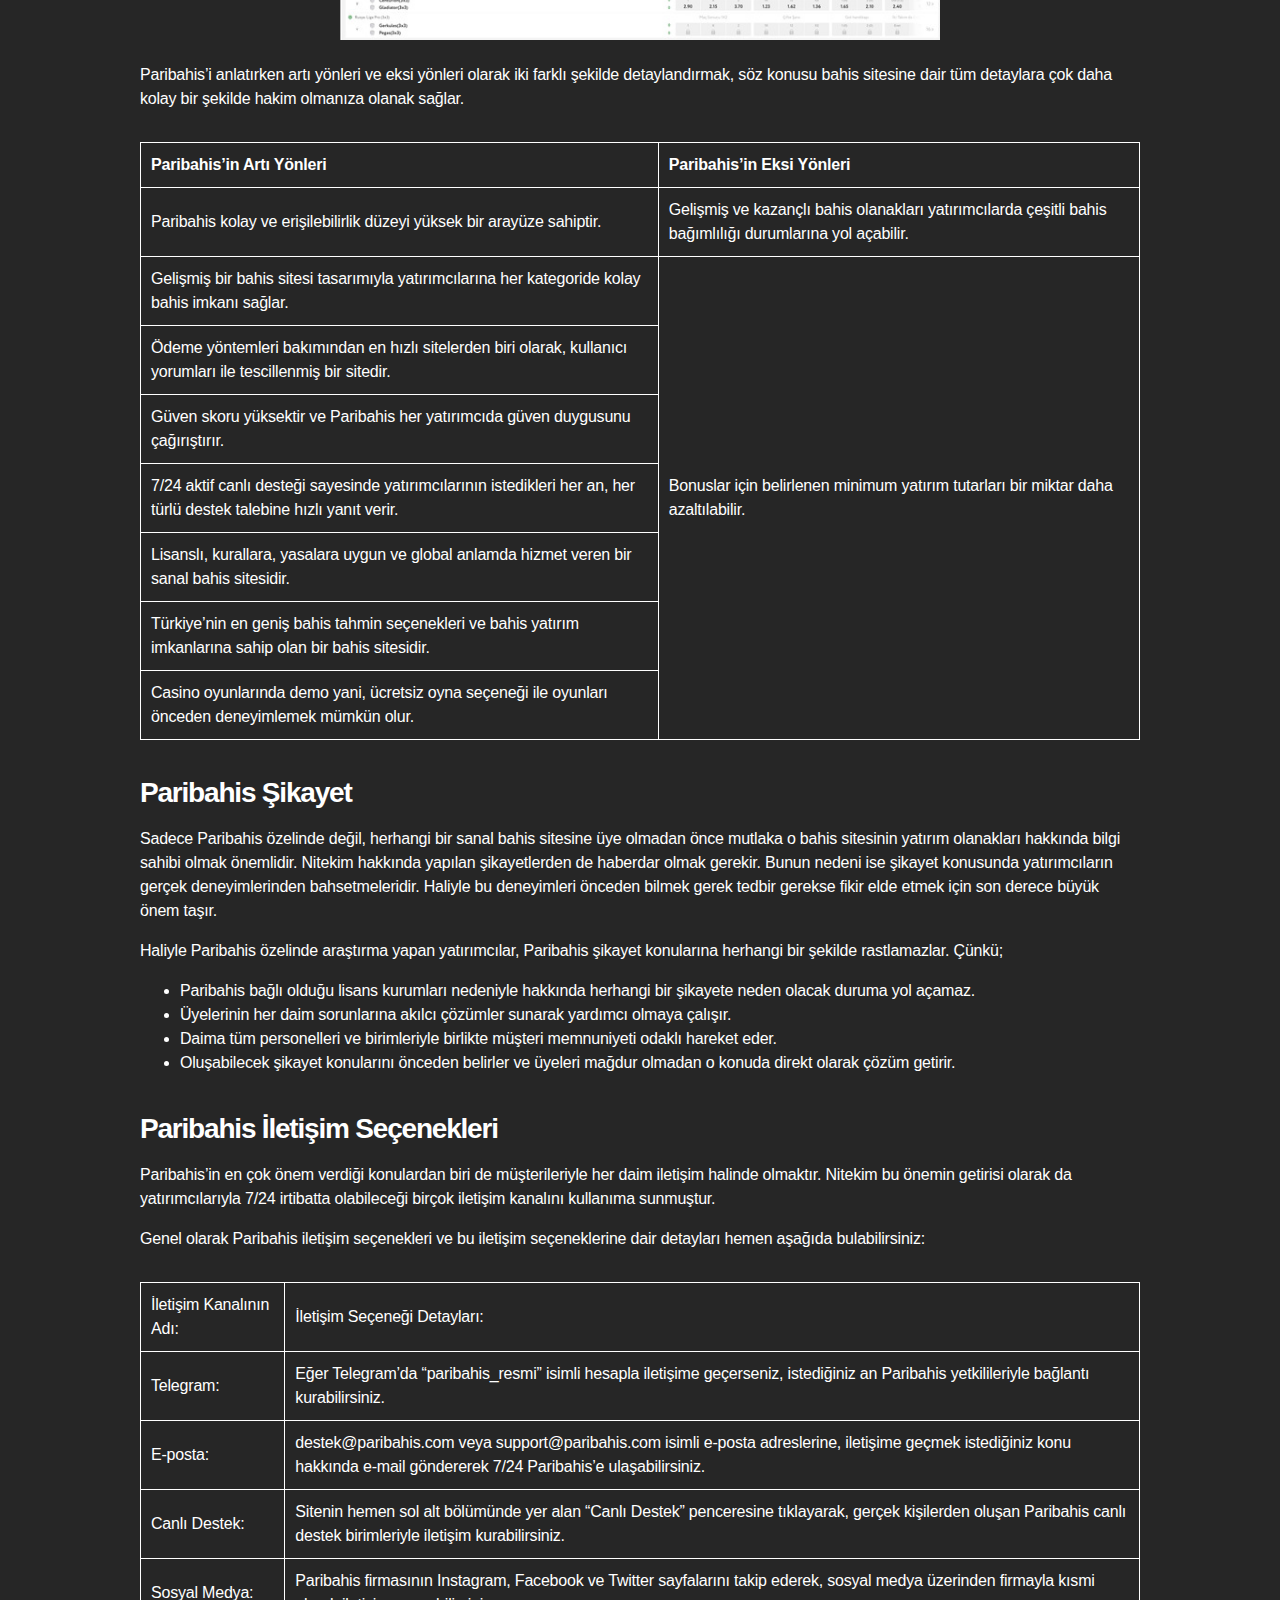
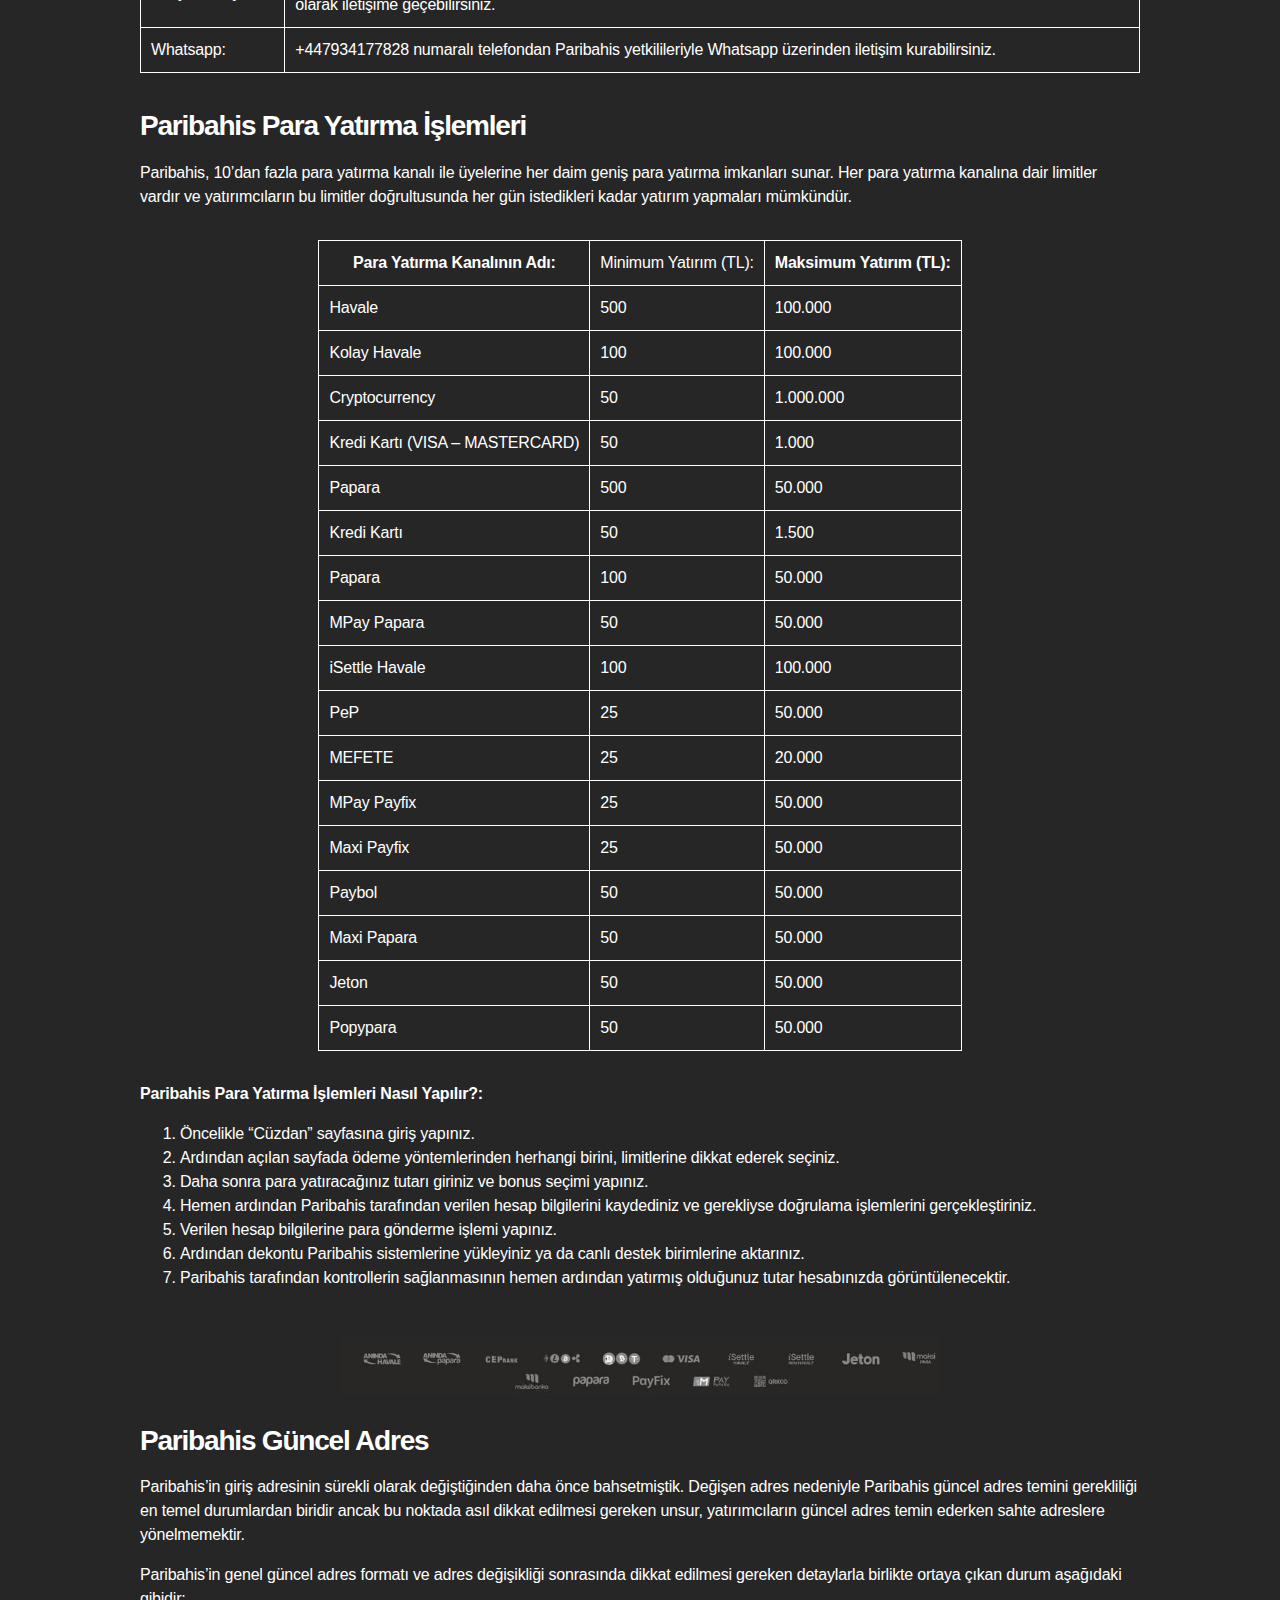
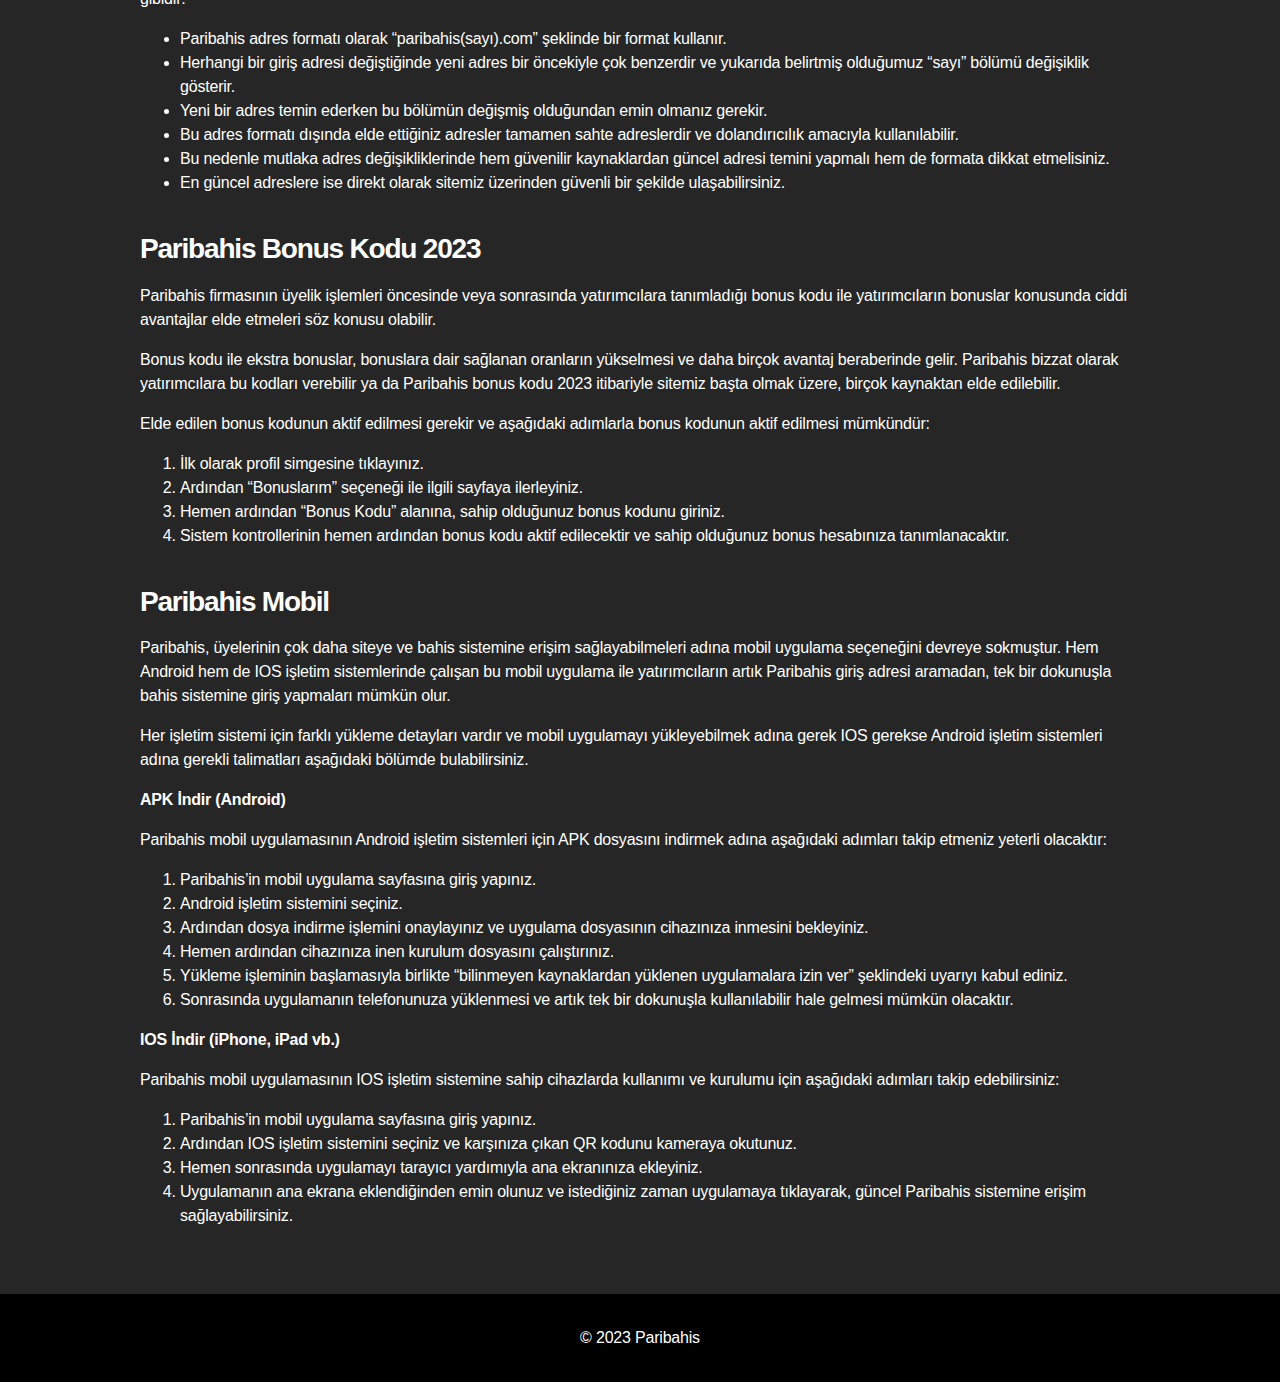
<file: src/index.html>
<!DOCTYPE html>
<html lang="tr">
  <head>
    <meta charset="UTF-8">
    <meta name="viewport" content="width=device-width, initial-scale=1.0">
    <title></title>
    <link rel="stylesheet" href="./styles/style.css">
    <!-- <link rel="icon" href="./images/favicon.webp" type="image" /> -->
    <meta name="robots" content="noarchive">
	<link rel="canonical" href="" />
  <link rel="amphtml" href="">
    <meta name="description" content="" />
  </head>
  <body>
    <header>
      <div>
        <div class="logo_container">
          <a href="/">
            <img src="images/logo.svg" alt="logo" class="paribahis-logo">
          </a>
        </div>
        <div class="buttons">
          <a href="/">Kayıt ol</a>
          <a href="/">Giriş yap</a>
        </div>
      </div>
    </header>
    <main>
      <section>
        <h1>Paribahis – Giriş ve Bonus Kodu 2023</h1>
        <img src="images/paribahis1.jpg" alt="paribahis main page" class="center_image">
        <p>Sanal bahis alanında devrim yaratan nitelikleri ve hizmetleri ile üyelerinin her 
          daim takdirini kazanan Paribahis, yatırımcılarının daimi kazanç sağlamaları için 
          çaba gösterir. Bahis yatırımlarında kategori fark etmeksizin yüksek oranlar, 
          bonuslar, özel bonus kodu, anlık giriş çözümleri ve çok daha fazlasıyla Paribahis’in
          bütünüyle kusursuz bir firma olduğunu söylemek pek de yanlış olmayacaktır.
        </p>
        <div class="table_container">
          <table>
            <tbody>
              <tr>
                <td>Sanal Bahis Sitesinin Adı:</td>
                <td>Paribahis</td>
              </tr>
              <tr>
                <td>Resmi Adresi:</td>
                <td>www.paribahis.com</td>
              </tr>
              <tr>
                <td>Lisansı:</td>
                <td>Curcao 8048/JAZ2014-034</td>
              </tr>
              <tr>
                <td>Şirket Sicil Numarası:</td>
                <td>126608</td>
              </tr>
              <tr>
                <td>Merkezi Ofisi:</td>
                <td>İngiltere</td>
              </tr>
              <tr>
                <td>Hoş Geldin Bonusu:</td>
                <td>8.000 TL + 225 FS(FreeSpin)</td>
              </tr>
              <tr>
                <td>Kuruluş Yılı:</td>
                <td>2021</td>
              </tr>
              <tr>
                <td>Temel Altyapı Sağlayıcı Firmaları:</td>
                <td>BGaming, Endrophina, Evolution 
                  Gaming, EvoPlay, Fazi, Betsolutions, 
                  iSoftBet, Playson, NoLimit City, Oryx 
                  Gaming, Play’n Go, Pragmatic Play, 
                  Playtech, QuickSpin, RedTiger, 
                  Spinomenal, YGGDRASIL
                </td>
              </tr>
              <tr>
                <td>Ödeme Altyapıları:</td>
                <td>Kripto, CepBank, Visa, Payfix, iSettle, 
                  Jeton, Papara, QR Kod,MasterCard</td>
              </tr>
              <tr>
                <td>Minimum Para Yatırma:</td>
                <td>20 TL</td>
              </tr>
              <tr>
                <td>Minimum Para Çekme:</td>
                <td>50 TL</td>
              </tr>
              <tr>
                <td>Diğer Bahis Sitelerine Göre Oran
                  Avantajı Yüzdesi</td>
                <td>%46,9</td>
              </tr>
              <tr>
                <td>Canlı Destek Var mı?</td>
                <td>Mevcut</td>
              </tr>
              <tr>
                <td>Bonus Etkinlikleri Var mı?</td>
                <td>Mevcut</td>
              </tr>
            </tbody>
          </table>
        </div>
      </section>
      <section>
        <h2>Paribahis Giriş Adresi</h2>
        <p>Türkiye’deki tüm sanal bahis sitelerinde karşılaşılan ve genel manada da çok 
          popüler, aynı zamanda çok tercih edilen sitelerde sıkça görülen durumlardan biri 
          de adres değişikliğidir. Paribahis de Türkiye’nin en büyük ve en güvenilir sanal 
          bahis firmalarından biri olmasından ötürü, adres değişikliği yaşanılabilen 
          durumların başında gelir. Adres değişikliği sonucunda güncel Paribahis giriş adresi
          bulmak son derece önemlidir.
        </p>
        <p>İlk defa adres değişikliği gibi bir durumla karşılaşıyorsanız, bu noktada biraz 
          endişelenmeniz mümkündür ancak başta sitemiz olmak üzere diğer birçok 
          kaynaktan giriş adresleri hakkında bilgi alabilirsiniz. Paribahis firmasının giriş 
          adresi için kullanabileceğiniz kaynaklar aşağıdaki gibidir:
        </p>
        <div class="image_container">
          <ul>
            <li>Sitemiz Üzerinden Giriş Adresi: Paribahis ve sitemiz arasında 
              imzalanan protokol neticesinde, yatırımcıların sitemiz üzerinden istedikleri 
              an güncel adresleri temin etmeleri mümkündür. Sitemizi favorilerinize 
              kaydetmenizin ardından, istediğiniz her an sitemize giriş yapıp güncel 
              Paribahis adresi ve diğer bilgilere ulaşabilirsiniz.
            </li>
            <li>SMS ve E-Posta: Eğer Paribahis hesap bilgilerinize cep telefonu ve e-
              posta adresi gibi bilgileriniz, güncel ve sürekli olarak kullanmış olduğunuz 
              bilgilerden oluşuyorsa, herhangi bir adres değişikliğinde yeni adresler 
              Paribahis tarafından otomatik olarak tarafınıza gönderilir.
            </li>
            <li>Telegram: Paribahis’in duyuru ve iletişim anlamında kullandığı kanallardan
              biri olan Telegram kanalı ile güncel adreslere hızlı bir şekilde ulaşabilirsiniz. 
              “paribahis_resmi” isimli Telegram kanalına katılım sağlayarak, Paribahis 
              giriş adresine istediğiniz an ulaşabilirsiniz.
            </li>
            <li>Whatsapp: +447934177828 numaralı telefonla Whatsapp üzerinden 
              iletişime geçmeniz halinde, yetkililer tarafından size güncel adres hakkında
              bilgi verilebilecektir.
            </li>
            <li>Mobil Uygulama: Paribahis firmasının Android ve IOS işletim 
              sistemlerinde geçerli olan mobil uygulamasını telefonunuza indirerek, giriş 
              adresi konusunda istediğiniz an destek alabilirsiniz.
            </li>
            <li>Sosyal Medya ile Giriş: Paribahis’in Türkiye pazarında aktif olarak 
              kullandığı Instagram, Twitter ve Facebook gibi hesaplarını takip ederek, 
              güncel giriş adreslerine kısa süre içerisinde ulaşabilirsiniz.
            </li>
          </ul>
          <img src="images/paribahis-2-giris.jpg" alt="giris" class="giris">
        </div>
      </section>
      <section>
        <h2>Paribahis Bonusları</h2>
        <p>Paribahis firması tarafından yatırımcılara birçok bonus sunulur. Sunulan bu 
          Paribahis bonusları farklı farklı kategorilerde değerlendirilebilir ve her bir bonus 
          türünün başlıca avantajları vardır. Genel manada bonuslara dair bilgiler ise 
          aşağıda yer alır:
        </p>
        <img src="images/paribahis-3-bonuslari.jpg" alt="bonusalri" class="center_image">
        <ul>
          <li>Para Yatırma Bonusları: Para yatırma işlemi yaptığınızda, yatırdığınız 
            tutar, para yatırma kanalı vb. birçok detaya göre tarafınıza tanımlanan 
            bonus türüdür. Paribahis tarafından sunulan para yatırma bonuslarını 
            hemen alt kısımda inceleyebilirsiniz:
          </li>
        </ul>
        <div class="table_container">
          <table>
            <tbody>
              <tr>
                <td>Para Yatırma Bonusları:</td>
                <td>
                  <ul>
                    <li>%35 Oranında Binance Para 
                      Yatırma Bonusu</li>
                    <li>%30 Oranında Kripto Para 
                      Yatırma Bonusu</li>
                    <li>Tüm Para Yatırma Yöntemlerine 
                      %15 Oranında Bonus</li>
                  </ul>
                </td>
              </tr>
            </tbody>
          </table>
        </div>
        <ul>
          <li>Kayıp Bonusları: Bahis yatırımlarınız sonucunda yaşadığınız kayıp 
            durumlarının telafisi adına sunulan bonuslardır. Paribahis tarafından 
            sağlanan bonuslar ise aşağıdaki gibidir:</li>
        </ul>
        <div class="table_container">
          <table>
            <tbody>
              <tr>
                <td>Kayıp Bonusları:</td>
                <td>
                  <ul>
                    <li>%25 Oranında Casino 
                      Kategorisinde Limitsiz İade 
                      Bonusu (Günlük)</li>
                    <li>Spor Bahislerinde Günlük 3.000 
                      TL’ye Kadar %10 Oranında İade 
                      Bonusu</li>
                  </ul>
                </td>
              </tr>
            </tbody>
          </table>
        </div>
        <ul>
          <li>Üyelik Bonusları: Paribahis tarafından üye olmanız nedeniyle sunulan ve 
            çeşitli şartları sağlamanız durumunda verilen bir bonus türüdür. Paribahis 
            bonusları içerisinde yer alan üyelik bonuslarına dair detaylar aşağıdaki 
            gibidir:</li>
        </ul>
        <div class="table_container">
          <table>
            <tbody class="center">
              <tr>
                <td colspan="2">Üyelik Bonusları:</td>
              </tr>
              <tr>
                <td>Paribahis Puan Bonusu:</td>
                <td>Paribahis’te yapmış olduğunuz
                  yatırımlar ve sitede geçirdiğiniz süre için üyelik puanı alırsınız.
                  Almış olduğunuz her 1.000 puan,
                  10 TL nakde bedel olur.</td>
              </tr>
              <tr>
                <td>Paribahis Doğum Günü Özel
                  Bonusu:</td>
                <td>Paribahis tarafından doğum
                  gününüzde size özel çeşitli sürpriz
                  bonuslar sunulur.</td>
              </tr>
            </tbody>
          </table>
        </div>
        <ul>
          <li>Ödül Havuzlu Turnuvalar veya Etkinlikler: Paribahis ve çeşitli bahis 
            altyapı sağlayıcıları tarafından düzenlenen turnuvalar ile yatırımcıların 
            çeşitli oyunlar ve kategorilerde devasa ödüller kazanmaları mümkün olur. 
            Güncel olarak sunulan turnuva ve ödülleri hemen alt kısımda 
            inceleyebilirsiniz:</li>
        </ul>
        <div class="table_container">
          <table>
            <tbody>
              <tr>
                <td>Paribahis Turnuva veya Ödül
                  Havuzlu Bonus Etkinlikleri:</td>
                <td>
                  <ul>
                    <li>30.000.000 TL Ödül Havuzlu 
                      Drop and Wins Pragmatic Play 
                      Bonus Etkinliği</li>
                    <li>EvoPlay Moon Star 40.000 Euro 
                      Ödül Havuzlu Bonus Etkinliği</li>
                    <li>Playtech 100.000 USD Ödül 
                      Havuzlu Bonus Etkinliği</li>
                    <li>Aviatrix 1.000.000 Euro Ödül 
                      Havuzlu Bonus Etkinliği</li>
                    <li>Evolution 30.000 Euro Ödül 
                      Havuzlu Bonus Etkinliği</li>
                    <li>Playson Non Stop Drop 
                      4.000.000 Euro Ödül Havuzlu 
                      Bonus Etkinliği</li>
                  </ul>
                </td>
              </tr>
            </tbody>
          </table>
        </div>
      </section>
      <section>
        <h2>Paribahis Canlı Casino</h2>
        <p>Paribahis bünyeside en çok tercih edilen kategorilerden biri de canlı Casino olarak
          tanımlanabilir. Söz konusu kategorinin bu denli tercih edilmesinin en temel 
          nedenlerinden biri de sahip olduğu devasa bahis imkanlarıdır. Slot, poker, rulet, 
          blackjack, masa oyunları, zar oyunları ve daha birçok oyun seçeneğinin 
          bulunduğu canlı Casino alanında, yüksek kazanç fırsatları yatırımcıları bekler. 
          Oyunlara dair rehberler, Türk kurpiyerler, etkileyici sunum ve animasyonlar ile 
          hem oyun keyfini zirvede yaşamak hem de gelir elde etmek mümkündür.
        </p>
        <img src="images/paribahis-4-canli-casino.jpg" alt="canli casino" class="center_image">
        <p>Genel olarak Paribahis canlı Casino olanakları aşağıdaki gibidir:</p>
        <div class="table_container">
          <table>
            <tbody>
              <tr>
                <td>Canlı Casino Alt Kategorisi:</td>
                <td>Oyun Seçenekleri ve Sağlayıcılar:</td>
              </tr>
              <tr>
                <td>En Popüler:</td>
                <td>Gonzo’s Treasure Map Live, Aviator, 
                  Funky Time Live, Beast Mode, Sugar 
                  Rush, Wild West Gold, Kingdom of the 
                  Dead, Milk Shake, Gates of Olympus</td>
              </tr>
              <tr>
                <td>Rulet Oyunları:</td>
                <td>Gold Vault Rulet, Lightning Rulet 
                  Türkçe, Live Roulette Turkish, 
                  Immersive Roulette</td>
              </tr>
              <tr>
                <td>Poker Oyunları:</td>
                <td>Three Card Poker, Royal Poker, Cricket 
                  War, BetOn Pker, Poker Bet</td>
              </tr>
              <tr>
                <td>Baccarat Oyunları:</td>
                <td>Prosperity Tree Baccarat, Speed No 
                  Comission Baccarat, Baccarat 
                  (Playtech), BetOn Baccarat</td>
              </tr>
              <tr>
                <td>Blackjack Oyunları:</td>
                <td>Infinite Blackjack, Blacjack VIP M, 
                  Türkçe Blackjack 1, Blackjack Party, 
                  Gold 6 Blackjack</td>
              </tr>
              <tr>
                <td>Canlı Casino Sağlayıcıları:</td>
                <td>Amusnet (EGT), Evoluiton, Pragmatic 
                  Play, Ezugi, TVBET, Playtech Live</td>
              </tr>
            </tbody>
          </table>
        </div>
      </section>
      <section>
        <h2>Paribahis Bahis Sitesi</h2>
        <p>Paribahis sadece temel olarak değil, aynı zamanda tüm kapsamlarıyla birlikte bir 
          yatırımcının herhangi bir bahis sitesinde aradığı tüm özelliklere sahiptir. Bu 
          nedenle Paribahis bahis sitesi olarak sanal bahis alanında deneyimliyseniz ya da 
          deneyimsizseniz, her anlamda size hitap eder.
        </p>
        <img src="images/paribahis-5-bahis-sitesi.jpg" alt="bahis sitesi" class="center_image">
        <p>Paribahis’i anlatırken artı yönleri ve eksi yönleri olarak iki farklı şekilde 
          detaylandırmak, söz konusu bahis sitesine dair tüm detaylara çok daha kolay bir 
          şekilde hakim olmanıza olanak sağlar.
        </p>
        <div class="table_container">
          <table>
            <tbody>
              <tr>
                <td><strong>Paribahis’in Artı Yönleri</strong></td>
                <td><strong>Paribahis’in Eksi Yönleri</strong></td>
              </tr>
              <tr>
                <td>Paribahis kolay ve erişilebilirlik 
                  düzeyi yüksek bir arayüze 
                  sahiptir.</td>
                <td>Gelişmiş ve kazançlı bahis 
                  olanakları yatırımcılarda çeşitli 
                  bahis bağımlılığı durumlarına 
                  yol açabilir.</td>
              </tr>
              <tr>
                <td>Gelişmiş bir bahis sitesi 
                  tasarımıyla yatırımcılarına her 
                  kategoride kolay bahis imkanı 
                  sağlar.</td>
                <td rowspan="7">Bonuslar için belirlenen 
                  minimum yatırım tutarları bir 
                  miktar daha azaltılabilir.</td>
              </tr>
              <tr>
                <td>Ödeme yöntemleri bakımından 
                  en hızlı sitelerden biri olarak, 
                  kullanıcı yorumları ile 
                  tescillenmiş bir sitedir.</td>
              </tr>
              <tr>
                <td>Güven skoru yüksektir ve 
                  Paribahis her yatırımcıda güven 
                  duygusunu çağırıştırır.</td>
              </tr>
              <tr>
                <td>7/24 aktif canlı desteği 
                  sayesinde yatırımcılarının 
                  istedikleri her an, her türlü 
                  destek talebine hızlı yanıt verir.</td>
              </tr>
              <tr>
                <td>Lisanslı, kurallara, yasalara 
                  uygun ve global anlamda 
                  hizmet veren bir sanal bahis 
                  sitesidir.</td>
              </tr>
              <tr>
                <td>Türkiye’nin en geniş bahis 
                  tahmin seçenekleri ve bahis 
                  yatırım imkanlarına sahip olan 
                  bir bahis sitesidir.</td>
              </tr>
              <tr>
                <td>Casino oyunlarında demo yani, 
                  ücretsiz oyna seçeneği ile 
                  oyunları önceden 
                  deneyimlemek mümkün olur.</td>
              </tr>
            </tbody>
          </table>
        </div>
      </section>
      <section>
        <h2>Paribahis Şikayet</h2>
        <p>Sadece Paribahis özelinde değil, herhangi bir sanal bahis sitesine üye olmadan 
          önce mutlaka o bahis sitesinin yatırım olanakları hakkında bilgi sahibi olmak 
          önemlidir. Nitekim hakkında yapılan şikayetlerden de haberdar olmak gerekir. 
          Bunun nedeni ise şikayet konusunda yatırımcıların gerçek deneyimlerinden 
          bahsetmeleridir. Haliyle bu deneyimleri önceden bilmek gerek tedbir gerekse fikir
          elde etmek için son derece büyük önem taşır.
        </p>
        <p>Haliyle Paribahis özelinde araştırma yapan yatırımcılar, Paribahis şikayet 
          konularına herhangi bir şekilde rastlamazlar. Çünkü;
        </p>
        <ul>
          <li>Paribahis bağlı olduğu lisans kurumları nedeniyle hakkında herhangi bir 
            şikayete neden olacak duruma yol açamaz.</li>
          <li>Üyelerinin her daim sorunlarına akılcı çözümler sunarak yardımcı olmaya 
            çalışır.</li>
          <li>Daima tüm personelleri ve birimleriyle birlikte müşteri memnuniyeti odaklı 
            hareket eder.</li>
          <li>Oluşabilecek şikayet konularını önceden belirler ve üyeleri mağdur 
            olmadan o konuda direkt olarak çözüm getirir.</li>
        </ul>
      </section>
      <section>
        <h2>Paribahis İletişim Seçenekleri</h2>
        <p>Paribahis’in en çok önem verdiği konulardan biri de müşterileriyle her daim 
          iletişim halinde olmaktır. Nitekim bu önemin getirisi olarak da yatırımcılarıyla 7/24
          irtibatta olabileceği birçok iletişim kanalını kullanıma sunmuştur.
        </p>
        <p>Genel olarak Paribahis iletişim seçenekleri ve bu iletişim seçeneklerine dair 
          detayları hemen aşağıda bulabilirsiniz:
        </p>
        <div class="table_container">
          <table>
            <tbody>
              <tr>
                <td>İletişim Kanalının Adı:</td>
                <td>İletişim Seçeneği Detayları:</td>
              </tr>
              <tr>
                <td>Telegram:</td>
                <td>Eğer Telegram’da “paribahis_resmi” 
                  isimli hesapla iletişime geçerseniz, 
                  istediğiniz an Paribahis yetkilileriyle 
                  bağlantı kurabilirsiniz.</td>
              </tr>
              <tr>
                <td>E-posta:</td>
                <td>destek@paribahis.com veya support@paribahis.com isimli e-posta 
                  adreslerine, iletişime geçmek 
                  istediğiniz konu hakkında e-mail 
                  göndererek 7/24 Paribahis’e 
                  ulaşabilirsiniz.</td>
              </tr>
              <tr>
                <td>Canlı Destek:</td>
                <td>Sitenin hemen sol alt bölümünde yer 
                  alan “Canlı Destek” penceresine 
                  tıklayarak, gerçek kişilerden oluşan 
                  Paribahis canlı destek birimleriyle 
                  iletişim kurabilirsiniz.</td>
              </tr>
              <tr>
                <td>Sosyal Medya:</td>
                <td>Paribahis firmasının Instagram, 
                  Facebook ve Twitter sayfalarını takip 
                  ederek, sosyal medya üzerinden 
                  firmayla kısmi olarak iletişime 
                  geçebilirsiniz.</td>
              </tr>
              <tr>
                <td>Whatsapp:</td>
                <td>+447934177828 numaralı telefondan 
                  Paribahis yetkilileriyle Whatsapp 
                  üzerinden iletişim kurabilirsiniz.</td>
              </tr>
            </tbody>
          </table>
        </div>
      </section>
      <section>
        <h2>Paribahis Para Yatırma İşlemleri</h2>
        <p>Paribahis, 10’dan fazla para yatırma kanalı ile üyelerine her daim geniş para 
          yatırma imkanları sunar. Her para yatırma kanalına dair limitler vardır ve 
          yatırımcıların bu limitler doğrultusunda her gün istedikleri kadar yatırım 
          yapmaları mümkündür.
        </p>
        <div class="table_container">
          <table>
            <tbody>
              <tr class="center">
                <td><strong>Para Yatırma
                  Kanalının Adı:</strong></td>
                <td>Minimum Yatırım (TL):</td>
                <td><strong>Maksimum Yatırım
                  (TL):</strong></td>
              </tr>
              <tr>
                <td>Havale</td>
                <td>500</td>
                <td>100.000</td>
              </tr>
              <tr>
                <td>Kolay Havale</td>
                <td>100</td>
                <td>100.000</td>
              </tr>
              <tr>
                <td>Cryptocurrency</td>
                <td>50</td>
                <td>1.000.000</td>
              </tr>
              <tr>
                <td>Kredi Kartı (VISA – 
                  MASTERCARD)</td>
                <td>50</td>
                <td>1.000</td>
              </tr>
              <tr>
                <td>Papara</td>
                <td>500</td>
                <td>50.000</td>
              </tr>
              <tr>
                <td>Kredi Kartı</td>
                <td>50</td>
                <td>1.500</td>
              </tr>
              <tr>
                <td>Papara</td>
                <td>100</td>
                <td>50.000</td>
              </tr>
              <tr>
                <td>MPay Papara</td>
                <td>50</td>
                <td>50.000</td>
              </tr>
              <tr>
                <td>iSettle Havale</td>
                <td>100</td>
                <td>100.000</td>
              </tr>
              <tr>
                <td>PeP</td>
                <td>25</td>
                <td>50.000</td>
              </tr>
              <tr>
                <td>MEFETE</td>
                <td>25</td>
                <td>20.000</td>
              </tr>
              <tr>
                <td>MPay Payfix</td>
                <td>25</td>
                <td>50.000</td>
              </tr>
              <tr>
                <td>Maxi Payfix</td>
                <td>25</td>
                <td>50.000</td>
              </tr>
              <tr>
                <td>Paybol</td>
                <td>50</td>
                <td>50.000</td>
              </tr>
              <tr>
                <td>Maxi Papara</td>
                <td>50</td>
                <td>50.000</td>
              </tr>
              <tr>
                <td>Jeton</td>
                <td>50</td>
                <td>50.000</td>
              </tr>
              <tr>
                <td>Popypara</td>
                <td>50</td>
                <td>50.000</td>
              </tr>
            </tbody>
          </table>
        </div>
        <p><strong>Paribahis Para Yatırma İşlemleri Nasıl Yapılır?:</strong></p>
        <ol>
          <li>Öncelikle “Cüzdan” sayfasına giriş yapınız.</li>
          <li>Ardından açılan sayfada ödeme yöntemlerinden herhangi birini, limitlerine 
            dikkat ederek seçiniz.</li>
          <li>Daha sonra para yatıracağınız tutarı giriniz ve bonus seçimi yapınız.</li>
          <li>Hemen ardından Paribahis tarafından verilen hesap bilgilerini kaydediniz ve
            gerekliyse doğrulama işlemlerini gerçekleştiriniz.</li>
          <li>Verilen hesap bilgilerine para gönderme işlemi yapınız.</li>
          <li>Ardından dekontu Paribahis sistemlerine yükleyiniz ya da canlı destek 
            birimlerine aktarınız.</li>
          <li>Paribahis tarafından kontrollerin sağlanmasının hemen ardından yatırmış 
            olduğunuz tutar hesabınızda görüntülenecektir.</li>
        </ol>
        <img src="images/paribahis-6-para-yatirma.jpg" alt="para yatirma" class="center_image">
      </section>
      <section>
        <h2>Paribahis Güncel Adres</h2>
        <p>Paribahis’in giriş adresinin sürekli olarak değiştiğinden daha önce bahsetmiştik. 
          Değişen adres nedeniyle Paribahis güncel adres temini gerekliliği en temel 
          durumlardan biridir ancak bu noktada asıl dikkat edilmesi gereken unsur, 
          yatırımcıların güncel adres temin ederken sahte adreslere yönelmemektir.
        </p>
        <p>Paribahis’in genel güncel adres formatı ve adres değişikliği sonrasında dikkat 
          edilmesi gereken detaylarla birlikte ortaya çıkan durum aşağıdaki gibidir:
        </p>
        <ul>
          <li>Paribahis adres formatı olarak “paribahis(sayı).com” şeklinde bir format 
            kullanır.</li>
          <li>Herhangi bir giriş adresi değiştiğinde yeni adres bir öncekiyle çok benzerdir
            ve yukarıda belirtmiş olduğumuz “sayı” bölümü değişiklik gösterir.</li>
          <li>Yeni bir adres temin ederken bu bölümün değişmiş olduğundan emin 
            olmanız gerekir.</li>
          <li>Bu adres formatı dışında elde ettiğiniz adresler tamamen sahte adreslerdir 
            ve dolandırıcılık amacıyla kullanılabilir.</li>
          <li>Bu nedenle mutlaka adres değişikliklerinde hem güvenilir kaynaklardan 
            güncel adresi temini yapmalı hem de formata dikkat etmelisiniz.</li>
          <li>En güncel adreslere ise direkt olarak sitemiz üzerinden güvenli bir şekilde 
            ulaşabilirsiniz.</li>
        </ul>
      </section>
      <section>
        <h2>Paribahis Bonus Kodu 2023</h2>
        <p>Paribahis firmasının üyelik işlemleri öncesinde veya sonrasında yatırımcılara 
          tanımladığı bonus kodu ile yatırımcıların bonuslar konusunda ciddi avantajlar elde
          etmeleri söz konusu olabilir.
        </p>
        <p>Bonus kodu ile ekstra bonuslar, bonuslara dair sağlanan oranların yükselmesi ve 
          daha birçok avantaj beraberinde gelir. Paribahis bizzat olarak yatırımcılara bu 
          kodları verebilir ya da Paribahis bonus kodu 2023 itibariyle sitemiz başta olmak 
          üzere, birçok kaynaktan elde edilebilir.
        </p>
        <p>Elde edilen bonus kodunun aktif edilmesi gerekir ve aşağıdaki adımlarla bonus 
          kodunun aktif edilmesi mümkündür:
        </p>
        <ol>
          <li>İlk olarak profil simgesine tıklayınız.</li>
          <li>Ardından “Bonuslarım” seçeneği ile ilgili sayfaya ilerleyiniz.</li>
          <li>Hemen ardından “Bonus Kodu” alanına, sahip olduğunuz bonus kodunu 
            giriniz.</li>
          <li>Sistem kontrollerinin hemen ardından bonus kodu aktif edilecektir ve sahip 
            olduğunuz bonus hesabınıza tanımlanacaktır.</li>
        </ol>
      </section>
      <section>
        <h2>Paribahis Mobil</h2>
        <p>Paribahis, üyelerinin çok daha siteye ve bahis sistemine erişim sağlayabilmeleri 
          adına mobil uygulama seçeneğini devreye sokmuştur. Hem Android hem de IOS 
          işletim sistemlerinde çalışan bu mobil uygulama ile yatırımcıların artık Paribahis 
          giriş adresi aramadan, tek bir dokunuşla bahis sistemine giriş yapmaları mümkün 
          olur.
        </p>
        <p>Her işletim sistemi için farklı yükleme detayları vardır ve mobil uygulamayı 
          yükleyebilmek adına gerek IOS gerekse Android işletim sistemleri adına gerekli 
          talimatları aşağıdaki bölümde bulabilirsiniz.
        </p>
        <p><strong>APK İndir (Android)</strong></p>
        <p>Paribahis mobil uygulamasının Android işletim sistemleri için APK dosyasını 
          indirmek adına aşağıdaki adımları takip etmeniz yeterli olacaktır:</p>
          <ol>
            <li>Paribahis’in mobil uygulama sayfasına giriş yapınız.</li>
            <li>Android işletim sistemini seçiniz.</li>
            <li>Ardından dosya indirme işlemini onaylayınız ve uygulama dosyasının 
              cihazınıza inmesini bekleyiniz.</li>
            <li>Hemen ardından cihazınıza inen kurulum dosyasını çalıştırınız.</li>
            <li>Yükleme işleminin başlamasıyla birlikte “bilinmeyen kaynaklardan 
              yüklenen uygulamalara izin ver” şeklindeki uyarıyı kabul ediniz.</li>
            <li>Sonrasında uygulamanın telefonunuza yüklenmesi ve artık tek bir 
              dokunuşla kullanılabilir hale gelmesi mümkün olacaktır.</li>
          </ol>
          <p><strong>IOS İndir (iPhone, iPad vb.)</strong></p>
          <p>Paribahis mobil uygulamasının IOS işletim sistemine sahip cihazlarda kullanımı ve
            kurulumu için aşağıdaki adımları takip edebilirsiniz:
          </p>
          <ol>
            <li>Paribahis’in mobil uygulama sayfasına giriş yapınız.</li>
            <li>Ardından IOS işletim sistemini seçiniz ve karşınıza çıkan QR kodunu 
              kameraya okutunuz.</li>
            <li>Hemen sonrasında uygulamayı tarayıcı yardımıyla ana ekranınıza ekleyiniz.</li>
            <li>Uygulamanın ana ekrana eklendiğinden emin olunuz ve istediğiniz zaman 
              uygulamaya tıklayarak, güncel Paribahis sistemine erişim sağlayabilirsiniz.</li>
          </ol>
      </section>
    </main>
    <footer>
      <div>
        <span>© 2023 Paribahis</span>
      </div>
    </footer>
  </body>
</html>
</file>
<file: style.71702e26.css>
*{box-sizing:border-box;font-family:-apple-system,BlinkMacSystemFont,Segoe UI,Roboto,Helvetica Neue,Arial,sans-serif;scroll-behavior:smooth}body{font-size:16px;line-height:1.5;letter-spacing:-.2px;background-color:#262626}a,body,div,footer,h1,h2,h3,header,li,table,tbody,td,tr{margin:0;padding:0}header{position:relative;z-index:1000;gap:40px;top:0;left:0;right:0;justify-content:center;padding:3px 10px;background-color:#000;text-align:center;color:#fff}header>div{display:flex;justify-content:space-between;align-items:center;max-width:1040px;margin:0 auto}.buttons{display:flex;gap:20px}.buttons>a{background-color:#f8ff13;white-space:nowrap;padding:10px 20px;color:#000;text-decoration:none;transition:all .2s linear;font-weight:600}.buttons>a:hover{color:#f8ff13;transform:scale(1.15);border:1px solid #f8ff13;background-color:#000}.table_container{overflow:auto}main{max-width:1040px;margin:0 auto}footer{margin-top:30px;background-color:#000;padding:32px 0}footer>div{max-width:1040px;margin:0 auto;color:#fff}.logo_container{display:flex;align-items:center;height:90px}.logo_container>a{display:flex;justify-content:center;align-items:center}main>div:first-of-type{border-bottom:1px solid #ed1c24}.paribahis-logo{width:150px;height:30px}.center{text-align:center}.center_image{position:relative;left:50%;transform:translateX(-50%);margin-top:30px;width:60%}section{padding:0 20px 20px}section:first-of-type{padding:20px}h1{text-align:center}h1,h2,h3,h4,p{color:#fff}h2,h3,h4{font-size:28px;font-weight:600;line-height:1.3;letter-spacing:-1.2px}table{display:block;margin:15px auto;border-collapse:collapse;width:fit-content;overflow:auto;min-width:450px}tbody{width:100%}table td{border:1px solid #fff;padding:10px;vertical-align:middle}li,table td{color:#fff}.image_container{align-items:center;justify-content:space-between;display:flex;margin-top:30px;gap:30px}.paribahis_image{width:40%;height:100%}.canli,.destek,.giris{width:300px}.list_titles>li>a{color:#fff;text-decoration:none}.container{display:flex;gap:30px;justify-content:space-between;align-items:center}.questions-title{font-weight:700;font-size:24px;color:#fff;margin-top:60px;margin-bottom:30px}.dropdown{min-width:15em;position:relative;margin-top:16px}.select{background:#af1900;color:#fff;display:flex;justify-content:space-between;align-items:center;border:2px solid #af1900;border-radius:.5em;padding:12px 16px;cursor:pointer}.selected{font-size:18px;font-weight:500}.select-clicked{border:1px solid #ffd60e;border-bottom:none}.caret{width:0;height:0;border-left:5px solid transparent;border-right:5px solid transparent;border-top:6px solid #fff;transition:.3s}.caret-rotate{transform:rotate(180deg)}.menu{list-style:none;border:1px solid #af1900;box-shadow:0 .5em 1em rgba(0,0,0,.2);border-radius:.5em;color:#9fa5b5;top:3em;width:100%;opacity:0;display:none;transition:.2s;z-index:1;margin-top:16px}.menu li{padding:12px 16px;border-radius:.5em;cursor:pointer;font-size:15px;display:flex;gap:10px;align-items:center}.menu-open{display:block;padding-left:0;opacity:1;color:#fff;background-color:#af1900;opacity:.8}.dropdown__element{display:flex;flex-direction:row-reverse;justify-content:space-between}.dropdown--last{margin-bottom:93px}footer>div{text-align:center}@keyframes zoom{0%,to{transform:scale(1)}50%{transform:scale(1.2)}}@media (max-width:1024px){.dropdown{width:auto;margin-left:0}.image_container{flex-direction:column}}@media (max-width:900px){.container{flex-direction:column}.homepage{width:100%}}@media (max-width:720px){header>div{flex-direction:column}header{padding-bottom:20px}ul{padding-left:10px}.center_image{width:100%}.image_container{flex-direction:column}.paribahis_image{width:100%}.dropdown{width:calc(100% - 32px);margin-left:16px}.select{gap:10px}.menu li,.selected{font-size:13px}}
/*# sourceMappingURL=style.71702e26.css.map */
</file>
<file: src/styles/style.css>
* {
  box-sizing: border-box;
  font-family: -apple-system, BlinkMacSystemFont, "Segoe UI", Roboto, "Helvetica Neue",Arial,sans-serif;
  scroll-behavior: smooth;
}

body {
  font-size: 16px;
  line-height: 1.5;
  letter-spacing: -.2px;
  background-color: #262626;
}

body, a, div, h1, h2, h3, header, footer, li, table, tr, td, tbody {
  margin: 0;
  padding: 0;
}

header {
  position: relative;
  z-index: 1000;
  gap: 40px;
  top: 0;
  left: 0;
  right: 0;
  justify-content: center;
  padding: 3px 10px;
  background-color: black;
  text-align: center;
  color: #fff;
}

header > div {
  display: flex;
  justify-content: space-between;
  align-items: center;
  max-width: 1040px;
  margin: 0 auto;
}
.buttons {
  display: flex;
  gap: 20px;
}

.buttons > a {
  background-color: #f8ff13;
  white-space: nowrap;
  padding: 10px 20px;
  color: black;
  text-decoration: none;
  transition: all 0.2s linear;
  font-weight: 600;
}

.buttons > a:hover {
  color: #f8ff13;
  transform: scale(1.15);
  border: 1px solid #f8ff13;
  background-color: black;
}

.table_container {
  overflow: auto;
}

main {
  max-width: 1040px;
  margin: 0 auto;
}

footer {
  margin-top: 30px;
  background-color: black;
  padding: 32px 0;
}

footer > div {
  max-width: 1040px;
  margin: 0 auto;
  color: #fff;
}

.logo_container {
  display: flex;
  align-items: center;
  height: 90px;
}

.logo_container > a {
  display: flex;
  justify-content: center;
  align-items: center;
}

main > div:first-of-type {
  border-bottom: 1px solid #ed1c24;
}

.paribahis-logo {
  width: 150px;
  height: 30px;
}

.center {
  text-align: center;
}

.center_image {
  position: relative;
  left: 50%;
  transform: translateX(-50%);
  margin-top: 30px;
  width: 60%;
}

section {
  padding: 20px;
  padding-top: 0;
}

section:first-of-type {
  padding: 20px;
}

h1 {
  color: #fff;
  text-align: center;
}

p {
  color: #fff;
}

h2, h3, h4 {
  color: #fff;
  font-size: 28px;
  font-weight: 600;
  line-height: 1.3;
  letter-spacing: -1.2px;
}

table {
  display: block;
  margin: 15px auto;
  border-collapse: collapse;
  width: fit-content;
  overflow: auto;
  min-width: 450px;
}

tbody {
  width: 100%;
}

table td {
  border: 1px solid #fff;
  padding: 10px;
  color: #fff;
  vertical-align: middle;
}

li {
  color: #fff;
}

.image_container {
  align-items: center;
  justify-content: space-between;
  display: flex;
  margin-top: 30px;
  gap: 30px;
}

.paribahis_image {
  width: 40%;
  height: 100%;
}

.canli, .destek, .giris {
  width: 300px;
}

.list_titles > li > a {
  color: #fff;
  text-decoration: none;
}

.container {
  display: flex;
  gap: 30px;
  justify-content: space-between;
  align-items: center;
}


.questions-title {
  font-weight: 700;
  font-size: 24px;
  color: white;
  margin-top: 60px;
  margin-bottom: 30px;
}

.dropdown {
  min-width: 15em;
  position: relative;
  margin-top: 16px;
}

.select {
  background: #af1900;
  color: #fff;
  display: flex;
  justify-content: space-between;
  align-items: center;
  border: 2px #af1900 solid;
  border-radius: 0.5em;
  padding: 12px 16px;
  cursor: pointer;
}

.selected {
  font-size: 18px;
  font-weight: 500;
}

.select-clicked {
  border: 1px #FFD60E solid;
  border-bottom: none;
}

.caret {
  width: 0;
  height: 0;
  border-left: 5px solid transparent;
  border-right: 5px solid transparent;
  border-top: 6px solid #fff;
  transition: 0.3s;
}

.caret-rotate {
  transform: rotate(180deg);
}

.menu {
  list-style: none;
  border: 1px #af1900 solid;
  box-shadow: 0 0.5em 1em rgba(0, 0, 0, 0.2);
  border-radius: 0.5em;
  color: #9fa5b5;
  top: 3em;
  width: 100%;
  opacity: 0;
  display: none;
  transition: 0.2s;
  z-index: 1;
  margin-top: 16px;
}

.menu li {
  padding: 12px 16px;
  border-radius: 0.5em;
  cursor: pointer;
  font-size: 15px;
  display: flex;
  gap: 10px;
  align-items: center;
}

.menu-open {
  display: block;
  padding-left: 0;
  opacity: 1;
  color: #fff;
  background-color: #af1900;
  opacity: 0.8;
}

.dropdown__element {
  display: flex;
  flex-direction: row-reverse;
  justify-content: space-between;
}

.dropdown--last {
  margin-bottom: 93px;
}

footer > div {
  text-align: center;
}

@keyframes zoom {
  0%, 100% {
    transform: scale(1,1);
  } 50% {
    transform: scale(1.2,1.2);
  }
}

@media (max-width: 1024px) {
  .dropdown {
    width: auto;
    margin-left: 0;
  }

  .image_container {
    flex-direction: column;
  }
}

@media (max-width: 900px) {
  .container {
    flex-direction: column;
  }

  .homepage {
    width: 100%;
  }
}

@media (max-width: 720px) {
  header > div {
    flex-direction: column;
  }

  header {
    padding-bottom: 20px;
  }

  ul {
    padding-left: 10px;
  }

  .center_image {
    width: 100%;
  }

  .image_container {
    flex-direction: column;
  }

  .paribahis_image {
    width: 100%;
  }

  .dropdown {
    width: calc(100% - 32px);
    margin-left: 16px;
  }

  .select {
    gap: 10px;
  }

  .menu li, .selected {
    font-size: 13px;
  }
}
</file>
